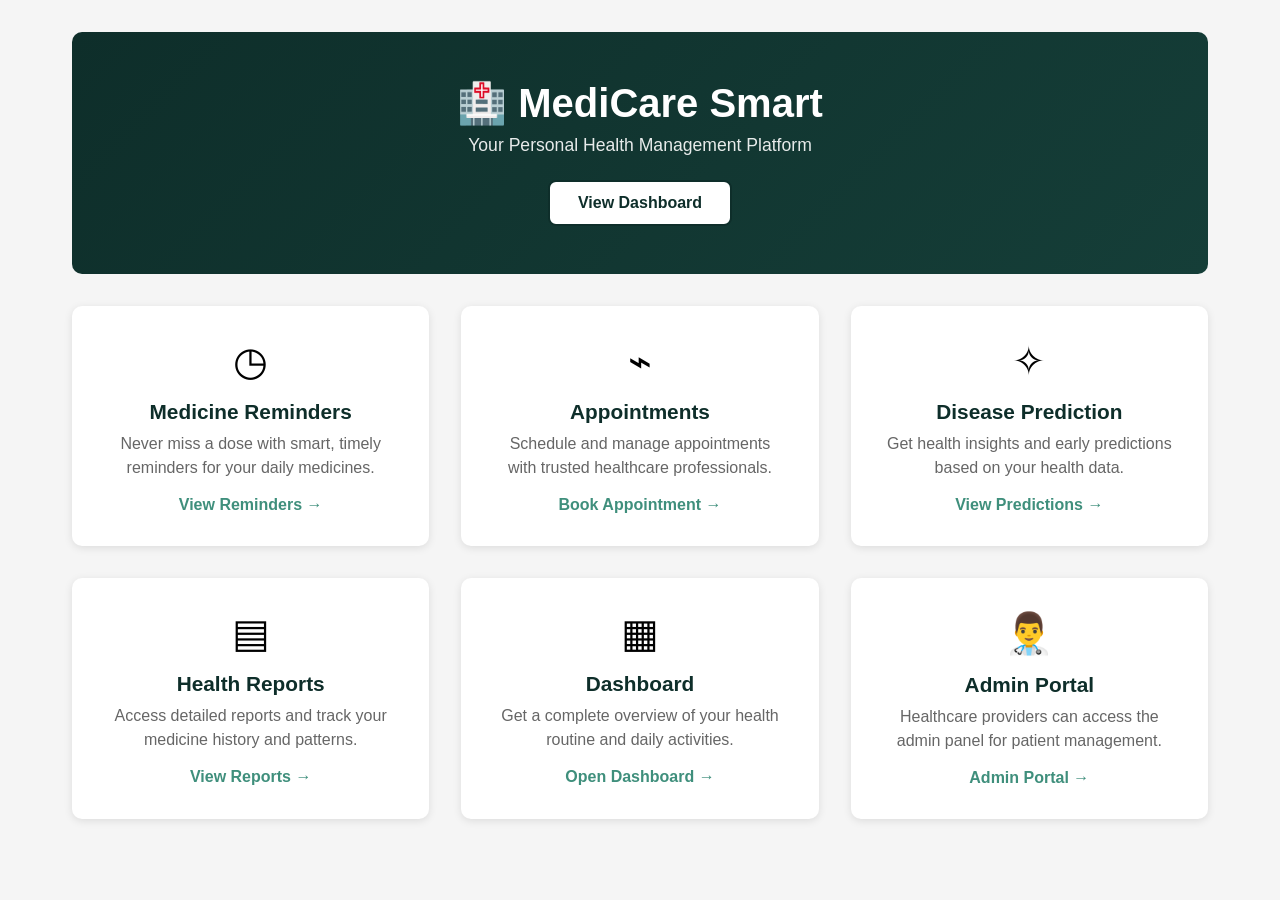
<file: index.html>
<!doctype html>
<html lang="en">

<head>
    <meta charset="utf-8">
    <meta name="viewport" content="width=device-width, initial-scale=1">
    <title>MediCare Smart - Your Health Companion</title>
    <style>
        * {
            margin: 0;
            padding: 0;
            box-sizing: border-box;
        }

        body {
            font-family: -apple-system, BlinkMacSystemFont, 'Segoe UI', sans-serif;
            background: #f5f5f5;
        }

        .container {
            max-width: 1200px;
            margin: 0 auto;
            padding: 2rem;
        }

        .header {
            background: linear-gradient(135deg, #0E2E2A 0%, #153E38 100%);
            color: white;
            padding: 3rem 2rem;
            text-align: center;
            border-radius: 10px;
            margin-bottom: 2rem;
        }

        .header h1 {
            font-size: 2.5rem;
            margin-bottom: 0.5rem;
        }

        .header p {
            font-size: 1.1rem;
            opacity: 0.9;
            margin-bottom: 1.5rem;
        }

        .cta-buttons {
            display: flex;
            gap: 1rem;
            justify-content: center;
            flex-wrap: wrap;
        }

        .btn {
            padding: 12px 28px;
            font-size: 1rem;
            border: none;
            border-radius: 8px;
            cursor: pointer;
            text-decoration: none;
            display: inline-block;
            font-weight: 600;
            transition: all 0.3s;
        }

        .btn-primary {
            background: #3F8F7C;
            color: white;
        }

        .btn-primary:hover {
            background: #2d6b62;
            transform: translateY(-2px);
        }

        .btn-secondary {
            background: white;
            color: #0E2E2A;
            border: 2px solid #0E2E2A;
        }

        .btn-secondary:hover {
            background: #f0f0f0;
        }

        .sections {
            display: grid;
            grid-template-columns: repeat(auto-fit, minmax(280px, 1fr));
            gap: 2rem;
            margin-top: 2rem;
        }

        .card {
            background: white;
            padding: 2rem;
            border-radius: 10px;
            box-shadow: 0 2px 8px rgba(0, 0, 0, 0.1);
            text-align: center;
            transition: all 0.3s;
        }

        .card:hover {
            transform: translateY(-5px);
            box-shadow: 0 4px 16px rgba(0, 0, 0, 0.15);
        }

        .card h3 {
            color: #0E2E2A;
            margin-bottom: 0.5rem;
            font-size: 1.3rem;
        }

        .card p {
            color: #666;
            margin-bottom: 1rem;
            line-height: 1.5;
        }

        .card a {
            color: #3F8F7C;
            text-decoration: none;
            font-weight: 600;
        }

        .card a:hover {
            text-decoration: underline;
        }

        .icon {
            font-size: 2.5rem;
            margin-bottom: 1rem;
        }
    </style>
</head>

<body>
    <div class="container">
        <div class="header">
            <h1>🏥 MediCare Smart</h1>
            <p>Your Personal Health Management Platform</p>
            <div class="cta-buttons">
                <a href="index.html" class="btn btn-secondary">View Dashboard</a>
            </div>
        </div>

        <div class="sections">
            <div class="card">
                <div class="icon">◷</div>
                <h3>Medicine Reminders</h3>
                <p>Never miss a dose with smart, timely reminders for your daily medicines.</p>
                <a href="medicine-reminder.html">View Reminders →</a>
            </div>

            <div class="card">
                <div class="icon">⌁</div>
                <h3>Appointments</h3>
                <p>Schedule and manage appointments with trusted healthcare professionals.</p>
                <a href="appointments.html">Book Appointment →</a>
            </div>

            <div class="card">
                <div class="icon">✧</div>
                <h3>Disease Prediction</h3>
                <p>Get health insights and early predictions based on your health data.</p>
                <a href="disease-prediction.html">View Predictions →</a>
            </div>

            <div class="card">
                <div class="icon">▤</div>
                <h3>Health Reports</h3>
                <p>Access detailed reports and track your medicine history and patterns.</p>
                <a href="medicine-reports.html">View Reports →</a>
            </div>

            <div class="card">
                <div class="icon">▦</div>
                <h3>Dashboard</h3>
                <p>Get a complete overview of your health routine and daily activities.</p>
                <a href="dashboard.html">Open Dashboard →</a>
            </div>

            <div class="card">
                <div class="icon">👨‍⚕️</div>
                <h3>Admin Portal</h3>
                <p>Healthcare providers can access the admin panel for patient management.</p>
                <a href="admin.html">Admin Portal →</a>
            </div>
        </div>
    </div>
</body>

</html>
</file>
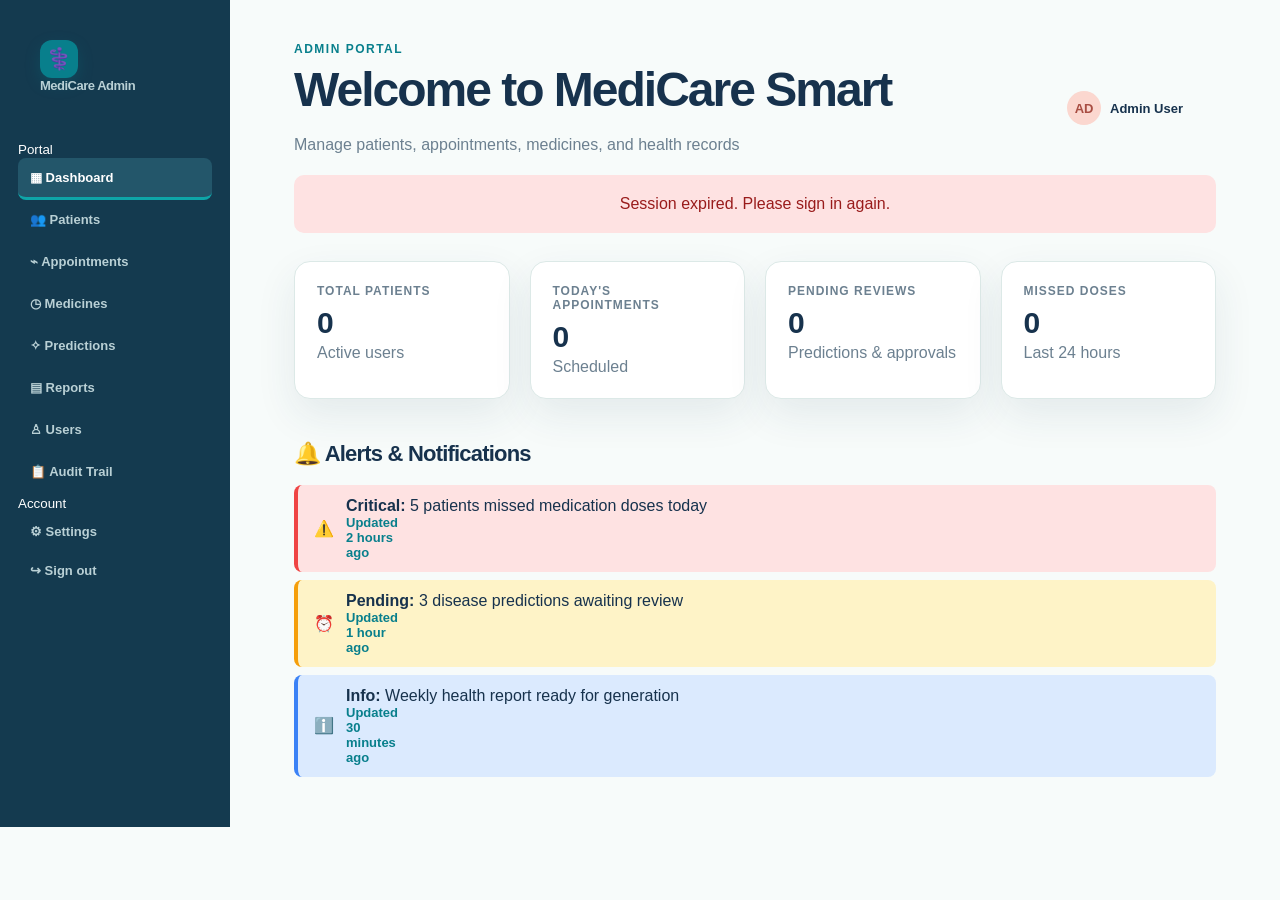
<file: admin-enhanced.html>
<!doctype html>
<html lang="en">

<head>
    <meta charset="utf-8">
    <meta name="viewport" content="width=device-width,initial-scale=1">
    <title>Admin Portal | MediCare Smart</title>
    <link rel="stylesheet" href="css/style.css">
    <style>
        [data-hidden] { display: none !important; }
        .auth-error { background: #FEE2E2; color: #991B1B; padding: 20px; border-radius: 10px; text-align: center; }
        .section-tab { border-bottom: 3px solid transparent; padding: 12px 16px; cursor: pointer; transition: all 0.3s; }
        .section-tab.active { border-bottom: 3px solid var(--accent, #0EA5A8); }
        .audit-log { max-height: 300px; overflow-y: auto; }
        .audit-entry { padding: 12px; border-bottom: 1px solid #E2E8F0; font-size: 0.9rem; }
        .audit-entry .time { color: #64748B; font-size: 0.8rem; }
        .notification { padding: 12px 16px; margin: 8px 0; border-radius: 8px; display: flex; gap: 12px; align-items: center; }
        .notification.alert { background: #FEE2E2; border-left: 4px solid #EF4444; }
        .notification.warning { background: #FEF3C7; border-left: 4px solid #F59E0B; }
        .notification.info { background: #DBEAFE; border-left: 4px solid #3B82F6; }
        .role-badge { display: inline-block; padding: 4px 12px; border-radius: 20px; font-size: 0.75rem; font-weight: 600; }
        .role-badge.provider { background: #D1FAE5; color: #065F46; }
        .role-badge.admin { background: #FED7AA; color: #92400E; }
        .role-badge.supervisor { background: #E9D5FF; color: #6B21A8; }
    </style>
</head>

<body data-page="admin">
    <div class="admin-layout">
        <!-- SIDEBAR -->
        <aside class="admin-side">
            <a class="brand" href="admin.html">
                <span class="brand-mark">⚕️</span>MediCare Admin
            </a>
            <small>Portal</small>

            <!-- Navigation Tabs -->
            <a class="section-tab active" href="#" data-section="dashboard">▦ Dashboard</a>
            <a class="section-tab" href="#" data-section="patients">👥 Patients</a>
            <a class="section-tab" href="#" data-section="appointments">⌁ Appointments</a>
            <a class="section-tab" href="#" data-section="medicines">◷ Medicines</a>
            <a class="section-tab" href="#" data-section="predictions">✧ Predictions</a>
            <a class="section-tab" href="#" data-section="reports">▤ Reports</a>
            <a class="section-tab" href="#" data-section="users">♙ Users</a>
            <a class="section-tab" href="#" data-section="audit">📋 Audit Trail</a>

            <small>Account</small>
            <a href="#">⚙ Settings</a>
            <a href="#" id="logoutBtn">↪ Sign out</a>
        </aside>

        <!-- MAIN CONTENT -->
        <main class="admin-main">
            <!-- HEADER -->
            <div class="row">
                <div>
                    <div class="eyebrow" id="userRole">Admin Portal</div>
                    <h1 class="page-title" id="userGreeting">Welcome to MediCare Smart</h1>
                    <p class="lead">Manage patients, appointments, medicines, and health records</p>
                </div>
                <span class="profile-chip">
                    <span class="avatar" id="userInitials">AD</span>
                    <span id="userName">Admin User</span>
                    <span class="role-badge" id="roleDisplay"></span>
                </span>
            </div>

            <!-- AUTHORIZATION ERROR (if needed) -->
            <div id="authError" class="auth-error" data-hidden></div>

            <!-- ============ DASHBOARD SECTION ============ -->
            <section id="dashboard" class="section">
                <!-- Dashboard Stats -->
                <div class="grid grid-4" style="margin-top:28px">
                    <div class="card">
                        <div class="kicker">Total Patients</div>
                        <div class="stat-value" id="totalPatients">0</div>
                        <span class="muted">Active users</span>
                    </div>
                    <div class="card">
                        <div class="kicker">Today's Appointments</div>
                        <div class="stat-value" id="todayAppointments">0</div>
                        <span class="muted">Scheduled</span>
                    </div>
                    <div class="card">
                        <div class="kicker">Pending Reviews</div>
                        <div class="stat-value" id="pendingReviews">0</div>
                        <span class="muted">Predictions & approvals</span>
                    </div>
                    <div class="card">
                        <div class="kicker">Missed Doses</div>
                        <div class="stat-value" id="missedDoses">0</div>
                        <span class="muted">Last 24 hours</span>
                    </div>
                </div>

                <!-- Alerts & Notifications -->
                <div style="margin-top: 2rem;">
                    <div class="section-head">
                        <h2>🔔 Alerts & Notifications</h2>
                    </div>
                    <div id="notificationsContainer">
                        <div class="notification alert">
                            <span>⚠️</span>
                            <div>
                                <strong>Critical:</strong> 5 patients missed medication doses today
                                <div class="time">Updated 2 hours ago</div>
                            </div>
                        </div>
                        <div class="notification warning">
                            <span>⏰</span>
                            <div>
                                <strong>Pending:</strong> 3 disease predictions awaiting review
                                <div class="time">Updated 1 hour ago</div>
                            </div>
                        </div>
                        <div class="notification info">
                            <span>ℹ️</span>
                            <div>
                                <strong>Info:</strong> Weekly health report ready for generation
                                <div class="time">Updated 30 minutes ago</div>
                            </div>
                        </div>
                    </div>
                </div>
            </section>

            <!-- ============ PATIENTS SECTION ============ -->
            <section id="patients" class="section" data-hidden>
                <div class="section-head">
                    <h2>👥 Patient Management</h2>
                    <button class="btn small" id="addPatientBtn">+ Add Patient</button>
                </div>

                <div class="toolbar">
                    <input class="search" id="patientSearch" placeholder="Search by name, email, or ID">
                    <select class="search" id="patientFilter">
                        <option value="">All Patients</option>
                        <option value="active">Active</option>
                        <option value="inactive">Inactive</option>
                        <option value="high-risk">High Risk</option>
                    </select>
                </div>

                <div class="card table-wrap">
                    <table class="data-table">
                        <thead>
                            <tr>
                                <th>Patient Name</th>
                                <th>Email</th>
                                <th>Status</th>
                                <th>Last Checkup</th>
                                <th>Risk Level</th>
                                <th>Action</th>
                            </tr>
                        </thead>
                        <tbody id="patientsList">
                            <tr>
                                <td><strong>Aarav Mehta</strong></td>
                                <td>aarav@email.com</td>
                                <td><span class="badge">Active</span></td>
                                <td>2 days ago</td>
                                <td><span class="badge" style="background: #D1FAE5; color: #065F46;">Low</span></td>
                                <td><button class="btn small">View</button></td>
                            </tr>
                            <tr>
                                <td><strong>Priya Singh</strong></td>
                                <td>priya@email.com</td>
                                <td><span class="badge">Active</span></td>
                                <td>5 days ago</td>
                                <td><span class="badge" style="background: #FED7AA; color: #92400E;">Medium</span></td>
                                <td><button class="btn small">View</button></td>
                            </tr>
                            <tr>
                                <td><strong>Rajesh Kumar</strong></td>
                                <td>rajesh@email.com</td>
                                <td><span class="badge" style="background: #FEE2E2;">Inactive</span></td>
                                <td>3 weeks ago</td>
                                <td><span class="badge" style="background: #FEE2E2; color: #991B1B;">High</span></td>
                                <td><button class="btn small">Reactivate</button></td>
                            </tr>
                        </tbody>
                    </table>
                </div>
            </section>

            <!-- ============ APPOINTMENTS SECTION ============ -->
            <section id="appointments" class="section" data-hidden>
                <div class="section-head">
                    <h2>⌁ Appointment Management</h2>
                    <button class="btn small">+ Schedule Appointment</button>
                </div>

                <div class="toolbar">
                    <input class="search" placeholder="Search appointments">
                    <select class="search">
                        <option value="">All Status</option>
                        <option value="pending">Pending</option>
                        <option value="confirmed">Confirmed</option>
                        <option value="completed">Completed</option>
                        <option value="cancelled">Cancelled</option>
                    </select>
                </div>

                <div class="card table-wrap">
                    <table class="data-table">
                        <thead>
                            <tr>
                                <th>Patient</th>
                                <th>Doctor</th>
                                <th>Date & Time</th>
                                <th>Status</th>
                                <th>Actions</th>
                            </tr>
                        </thead>
                        <tbody>
                            <tr>
                                <td><strong>Aarav Mehta</strong></td>
                                <td>Dr. Aswini (Dentist)</td>
                                <td>Aug 31, 2026 | 10:30 AM</td>
                                <td><span class="badge" style="background: #DBEAFE; color: #1E40AF;">Confirmed</span></td>
                                <td><button class="btn small">Reschedule</button> <button class="btn small">Cancel</button></td>
                            </tr>
                            <tr>
                                <td><strong>Priya Singh</strong></td>
                                <td>Dr. Ranjani (Cardiologist)</td>
                                <td>Sep 02, 2026 | 2:00 PM</td>
                                <td><span class="badge" style="background: #FEF3C7; color: #92400E;">Pending</span></td>
                                <td><button class="btn small">Approve</button> <button class="btn small">Reschedule</button></td>
                            </tr>
                        </tbody>
                    </table>
                </div>
            </section>

            <!-- ============ MEDICINES SECTION ============ -->
            <section id="medicines" class="section" data-hidden>
                <div class="section-head">
                    <h2>◷ Medicine Reminders Oversight</h2>
                </div>

                <div class="toolbar">
                    <input class="search" placeholder="Search patient or medicine">
                    <select class="search">
                        <option value="">All Status</option>
                        <option value="active">Active</option>
                        <option value="paused">Paused</option>
                        <option value="completed">Completed</option>
                    </select>
                </div>

                <div class="card table-wrap">
                    <table class="data-table">
                        <thead>
                            <tr>
                                <th>Patient</th>
                                <th>Medicine</th>
                                <th>Dosage</th>
                                <th>Frequency</th>
                                <th>Compliance</th>
                                <th>Actions</th>
                            </tr>
                        </thead>
                        <tbody>
                            <tr>
                                <td><strong>Aarav Mehta</strong></td>
                                <td>Aspirin</td>
                                <td>500mg</td>
                                <td>2x Daily</td>
                                <td><span class="badge" style="background: #D1FAE5; color: #065F46;">85% Compliant</span></td>
                                <td><button class="btn small">Edit</button> <button class="btn small">Adjust</button></td>
                            </tr>
                            <tr>
                                <td><strong>Priya Singh</strong></td>
                                <td>Metformin</td>
                                <td>1000mg</td>
                                <td>3x Daily</td>
                                <td><span class="badge" style="background: #FED7AA; color: #92400E;">60% Compliant</span></td>
                                <td><button class="btn small">Edit</button> <button class="btn small">Adjust</button></td>
                            </tr>
                        </tbody>
                    </table>
                </div>
            </section>

            <!-- ============ DISEASE PREDICTIONS SECTION ============ -->
            <section id="predictions" class="section" data-hidden>
                <div class="section-head">
                    <h2>✧ Disease Prediction Review</h2>
                </div>

                <div class="toolbar">
                    <input class="search" placeholder="Search predictions">
                    <select class="search">
                        <option value="">All Risk Levels</option>
                        <option value="critical">Critical</option>
                        <option value="high">High</option>
                        <option value="medium">Medium</option>
                        <option value="low">Low</option>
                    </select>
                </div>

                <div class="card table-wrap">
                    <table class="data-table">
                        <thead>
                            <tr>
                                <th>Patient</th>
                                <th>Condition</th>
                                <th>Risk Level</th>
                                <th>Confidence</th>
                                <th>Date</th>
                                <th>Actions</th>
                            </tr>
                        </thead>
                        <tbody>
                            <tr>
                                <td><strong>Rajesh Kumar</strong></td>
                                <td>Pre-Diabetes Risk</td>
                                <td><span class="badge" style="background: #FED7AA; color: #92400E;">High</span></td>
                                <td>78%</td>
                                <td>Aug 28, 2026</td>
                                <td><button class="btn small">Review</button> <button class="btn small">Approve</button></td>
                            </tr>
                            <tr>
                                <td><strong>Priya Singh</strong></td>
                                <td>Hypertension Risk</td>
                                <td><span class="badge" style="background: #DBEAFE; color: #1E40AF;">Medium</span></td>
                                <td>65%</td>
                                <td>Aug 29, 2026</td>
                                <td><button class="btn small">Review</button> <button class="btn small">Approve</button></td>
                            </tr>
                        </tbody>
                    </table>
                </div>
            </section>

            <!-- ============ REPORTS SECTION ============ -->
            <section id="reports" class="section" data-hidden>
                <div class="section-head">
                    <h2>▤ Reports & Analytics</h2>
                    <button class="btn small">+ Generate Report</button>
                </div>

                <div class="grid grid-2" style="margin-top: 1.5rem;">
                    <div class="card">
                        <h3>Report Templates</h3>
                        <div style="margin-top: 1rem;">
                            <div style="padding: 12px; border: 1px solid #E2E8F0; border-radius: 8px; margin-bottom: 8px; cursor: pointer;">
                                <strong>Patient Health Summary</strong>
                                <p class="muted" style="font-size: 0.9rem; margin-top: 4px;">Comprehensive overview of patient health</p>
                            </div>
                            <div style="padding: 12px; border: 1px solid #E2E8F0; border-radius: 8px; margin-bottom: 8px; cursor: pointer;">
                                <strong>Medicine Compliance Report</strong>
                                <p class="muted" style="font-size: 0.9rem; margin-top: 4px;">Track adherence rates across all patients</p>
                            </div>
                            <div style="padding: 12px; border: 1px solid #E2E8F0; border-radius: 8px; cursor: pointer;">
                                <strong>Clinic Analytics</strong>
                                <p class="muted" style="font-size: 0.9rem; margin-top: 4px;">Overall clinic performance metrics</p>
                            </div>
                        </div>
                    </div>

                    <div class="card">
                        <h3>Recent Reports</h3>
                        <div style="margin-top: 1rem;">
                            <div style="padding: 12px; background: #F8FAFC; border-radius: 8px; margin-bottom: 8px;">
                                <strong>Weekly Health Summary</strong>
                                <div class="muted" style="font-size: 0.9rem; margin-top: 4px;">Generated 2 days ago</div>
                                <button class="btn small" style="margin-top: 8px;">Download PDF</button>
                            </div>
                            <div style="padding: 12px; background: #F8FAFC; border-radius: 8px; margin-bottom: 8px;">
                                <strong>Monthly Compliance Report</strong>
                                <div class="muted" style="font-size: 0.9rem; margin-top: 4px;">Generated 1 week ago</div>
                                <button class="btn small" style="margin-top: 8px;">Download PDF</button>
                            </div>
                        </div>
                    </div>
                </div>
            </section>

            <!-- ============ USER MANAGEMENT SECTION ============ -->
            <section id="users" class="section" data-hidden>
                <div class="section-head">
                    <h2>♙ User & Account Management</h2>
                    <button class="btn small">+ Add User</button>
                </div>

                <div class="toolbar">
                    <input class="search" placeholder="Search users">
                    <select class="search">
                        <option value="">All Users</option>
                        <option value="provider">Providers</option>
                        <option value="admin">Admins</option>
                        <option value="active">Active</option>
                        <option value="inactive">Inactive</option>
                    </select>
                </div>

                <div class="card table-wrap">
                    <table class="data-table">
                        <thead>
                            <tr>
                                <th>Name</th>
                                <th>Email</th>
                                <th>Role</th>
                                <th>Status</th>
                                <th>Actions</th>
                            </tr>
                        </thead>
                        <tbody>
                            <tr>
                                <td><strong>Dr. Aswini</strong></td>
                                <td>dr.aswini@clinic.com</td>
                                <td><span class="role-badge provider">Provider</span></td>
                                <td><span class="badge">Active</span></td>
                                <td><button class="btn small">Edit</button> <button class="btn small">Deactivate</button></td>
                            </tr>
                            <tr>
                                <td><strong>Admin User</strong></td>
                                <td>admin@clinic.com</td>
                                <td><span class="role-badge admin">Admin</span></td>
                                <td><span class="badge">Active</span></td>
                                <td><button class="btn small">Edit</button> <button class="btn small">Manage Access</button></td>
                            </tr>
                            <tr>
                                <td><strong>Clinic Supervisor</strong></td>
                                <td>supervisor@clinic.com</td>
                                <td><span class="role-badge supervisor">Supervisor</span></td>
                                <td><span class="badge">Active</span></td>
                                <td><button class="btn small">Edit</button> <button class="btn small">Reset Password</button></td>
                            </tr>
                        </tbody>
                    </table>
                </div>
            </section>

            <!-- ============ AUDIT TRAIL SECTION ============ -->
            <section id="audit" class="section" data-hidden>
                <div class="section-head">
                    <h2>📋 Audit Trail & Activity Log</h2>
                </div>

                <div class="toolbar">
                    <input class="search" placeholder="Search activity">
                    <select class="search">
                        <option value="">All Actions</option>
                        <option value="login">Login</option>
                        <option value="patient_view">Patient View</option>
                        <option value="data_edit">Data Edit</option>
                        <option value="export">Export</option>
                    </select>
                </div>

                <div class="card audit-log">
                    <div class="audit-entry">
                        <strong>Dr. Aswini</strong> viewed patient record: Aarav Mehta
                        <div class="time">Today at 10:45 AM</div>
                    </div>
                    <div class="audit-entry">
                        <strong>Admin User</strong> updated appointment: Priya Singh
                        <div class="time">Today at 09:30 AM</div>
                    </div>
                    <div class="audit-entry">
                        <strong>Clinic Supervisor</strong> approved prediction: Rajesh Kumar - Pre-Diabetes
                        <div class="time">Today at 08:15 AM</div>
                    </div>
                    <div class="audit-entry">
                        <strong>Dr. Ranjani</strong> logged in
                        <div class="time">Yesterday at 3:20 PM</div>
                    </div>
                    <div class="audit-entry">
                        <strong>Admin User</strong> generated report: Weekly Health Summary
                        <div class="time">Yesterday at 1:00 PM</div>
                    </div>
                    <div class="audit-entry">
                        <strong>Dr. Aswini</strong> updated medicine dosage: Aarav Mehta - Aspirin
                        <div class="time">Yesterday at 11:45 AM</div>
                    </div>
                </div>
            </section>
        </main>
    </div>

    <script>
        // ============ AUTHORIZATION & SESSION MANAGEMENT ============
        function checkAuthorization() {
            const adminUser = JSON.parse(sessionStorage.getItem('adminUser') || 'null');
            const userPermissions = JSON.parse(sessionStorage.getItem('userPermissions') || '[]');

            if (!adminUser) {
                // No session found - redirect to login
                showAuthError('Session expired. Please sign in again.');
                setTimeout(() => {
                    window.location.href = 'admin-login.html';
                }, 2000);
                return false;
            }

            if (!userPermissions.length) {
                showAuthError('Invalid permissions. Please sign in again.');
                setTimeout(() => {
                    window.location.href = 'admin-login.html';
                }, 2000);
                return false;
            }

            return { adminUser, userPermissions };
        }

        function showAuthError(message) {
            const errorEl = document.getElementById('authError');
            errorEl.textContent = message;
            errorEl.removeAttribute('data-hidden');
        }

        // ============ INITIALIZE USER PROFILE ============
        function initializeUserProfile() {
            const auth = checkAuthorization();
            if (!auth) return;

            const { adminUser, userPermissions } = auth;
            const email = adminUser.email;
            const role = adminUser.role;
            const initials = email.substring(0, 2).toUpperCase();

            // Update UI with user info
            document.getElementById('userGreeting').textContent = `Welcome, ${email.split('@')[0]}!`;
            document.getElementById('userName').textContent = email;
            document.getElementById('userInitials').textContent = initials;
            document.getElementById('userRole').textContent = `${role.charAt(0).toUpperCase() + role.slice(1)} Portal`;

            // Display role badge
            const roleDisplay = document.getElementById('roleDisplay');
            roleDisplay.textContent = role.toUpperCase();
            roleDisplay.className = `role-badge ${role}`;

            // Control section visibility based on permissions
            controlSectionAccess(role, userPermissions);
        }

        // ============ ROLE-BASED ACCESS CONTROL ============
        function controlSectionAccess(role, permissions) {
            const sections = {
                dashboard: ['provider', 'admin', 'supervisor'],
                patients: ['admin', 'supervisor'],
                appointments: ['admin', 'supervisor'],
                medicines: ['admin', 'supervisor', 'provider'],
                predictions: ['admin', 'supervisor', 'provider'],
                reports: ['admin', 'supervisor'],
                users: ['admin'],
                audit: ['admin', 'supervisor']
            };

            // Hide all sections that this role can't access
            Object.entries(sections).forEach(([section, allowedRoles]) => {
                const sectionEl = document.getElementById(section);
                if (!allowedRoles.includes(role)) {
                    sectionEl.setAttribute('data-hidden', '');
                    document.querySelector(`[data-section="${section}"]`).setAttribute('data-hidden', '');
                }
            });
        }

        // ============ SECTION NAVIGATION ============
        document.querySelectorAll('[data-section]').forEach(tab => {
            tab.addEventListener('click', (e) => {
                e.preventDefault();

                // Check if section is accessible
                if (tab.hasAttribute('data-hidden')) {
                    alert('You do not have permission to access this section.');
                    return;
                }

                const sectionName = tab.dataset.section;

                // Hide all sections
                document.querySelectorAll('.section').forEach(section => {
                    section.setAttribute('data-hidden', '');
                });

                // Show selected section
                const selectedSection = document.getElementById(sectionName);
                if (selectedSection) {
                    selectedSection.removeAttribute('data-hidden');
                }

                // Update active tab
                document.querySelectorAll('[data-section]').forEach(t => t.classList.remove('active'));
                tab.classList.add('active');
            });
        });

        // ============ LOGOUT ============
        document.getElementById('logoutBtn').addEventListener('click', (e) => {
            e.preventDefault();
            // Clear session data
            sessionStorage.removeItem('adminUser');
            sessionStorage.removeItem('userPermissions');
            // Redirect to login
            window.location.href = 'admin-login.html';
        });

        // ============ INITIALIZE ON PAGE LOAD ============
        document.addEventListener('DOMContentLoaded', initializeUserProfile);
    </script>
</body>

</html>
</file>
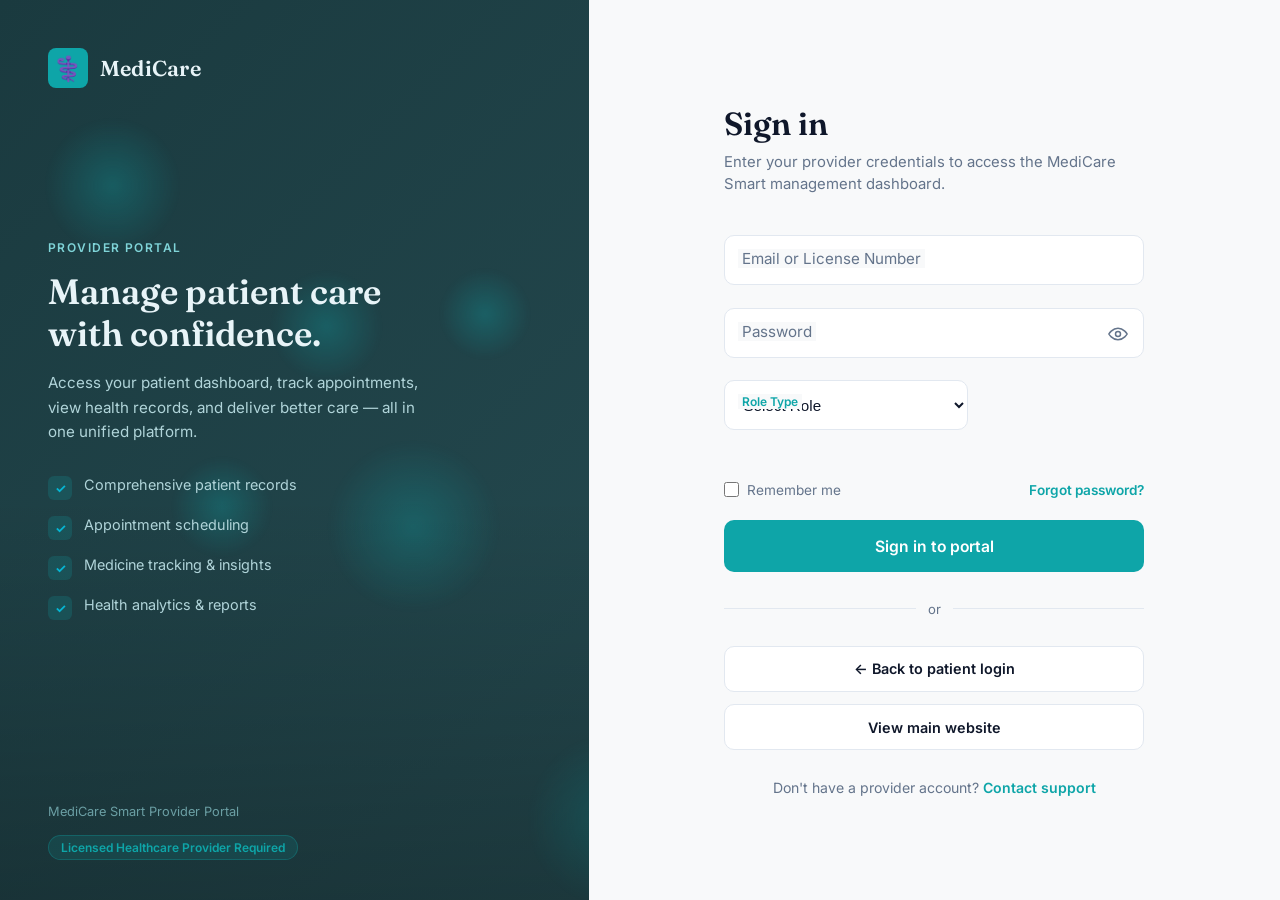
<file: admin-login.html>
<!DOCTYPE html>
<html lang="en">

<head>
    <meta charset="UTF-8">
    <meta name="viewport" content="width=device-width, initial-scale=1.0">
    <title>Provider Sign In — MediCare Smart</title>
    <style>
        @import url('https://fonts.googleapis.com/css2?family=Fraunces:opsz,wght@9..144,400;9..144,500;9..144,600&family=Inter:wght@400;500;600&display=swap');

        :root {
            --bg: #F8F9FA;
            --panel: #1A3A3F;
            --panel-2: #254A50;
            --accent: #0EA5A8;
            --accent-light: #06B6D4;
            --ink: #0F172A;
            --muted: #64748B;
            --line: #E2E8F0;
        }

        * {
            box-sizing: border-box;
            margin: 0;
            padding: 0;
        }

        html,
        body {
            height: 100%;
        }

        body {
            font-family: 'Inter', sans-serif;
            background: var(--bg);
            color: var(--ink);
            display: flex;
            min-height: 100vh;
            overflow-x: hidden;
        }

        @media (prefers-reduced-motion: reduce) {
            * {
                animation-duration: 0.001s !important;
                animation-iteration-count: 1 !important;
                transition-duration: 0.001s !important;
            }
        }

        .wrap {
            display: flex;
            width: 100%;
            min-height: 100vh;
        }

        /* ---------- LEFT PANEL ---------- */
        .side {
            position: relative;
            flex: 1 1 46%;
            background: linear-gradient(135deg, var(--panel) 0%, var(--panel-2) 100%);
            color: #E8F4F8;
            display: flex;
            flex-direction: column;
            justify-content: space-between;
            padding: 3rem 3rem 2.5rem;
            overflow: hidden;
            min-height: 100vh;
        }

        .side::after {
            content: "";
            position: absolute;
            inset: 0;
            background: linear-gradient(180deg, transparent 55%, rgba(0, 0, 0, 0.25) 100%);
            pointer-events: none;
        }

        .brand {
            display: flex;
            align-items: center;
            gap: 12px;
            font-family: 'Fraunces', serif;
            font-weight: 600;
            font-size: 1.35rem;
            letter-spacing: 0.01em;
            z-index: 2;
            margin-bottom: 1rem;
        }

        .brand-mark {
            width: 40px;
            height: 40px;
            border-radius: 8px;
            background: var(--accent);
            display: flex;
            align-items: center;
            justify-content: center;
            flex-shrink: 0;
            font-weight: 700;
            color: white;
            font-size: 1.5rem;
        }

        .side-content {
            z-index: 2;
            flex: 1;
            display: flex;
            flex-direction: column;
            justify-content: center;
        }

        .side-copy {
            max-width: 380px;
            margin-bottom: 2rem;
        }

        .side-copy .eyebrow {
            font-size: 0.75rem;
            letter-spacing: 0.12em;
            text-transform: uppercase;
            color: #7FD4D8;
            margin-bottom: 1rem;
            font-weight: 600;
        }

        .side-copy h1 {
            font-family: 'Fraunces', serif;
            font-weight: 600;
            font-size: 2.2rem;
            line-height: 1.2;
            margin-bottom: 1rem;
        }

        .side-copy p {
            color: #B0D4D9;
            font-size: 0.95rem;
            line-height: 1.6;
        }

        .features {
            display: flex;
            flex-direction: column;
            gap: 1rem;
            margin-top: 2rem;
        }

        .feature {
            display: flex;
            gap: 12px;
            align-items: flex-start;
        }

        .feature-icon {
            width: 24px;
            height: 24px;
            min-width: 24px;
            border-radius: 6px;
            background: rgba(14, 165, 168, 0.2);
            display: flex;
            align-items: center;
            justify-content: center;
            color: var(--accent-light);
            font-weight: 700;
            font-size: 0.8rem;
        }

        .feature-text {
            font-size: 0.9rem;
            color: #B0D4D9;
        }

        .side-foot {
            z-index: 2;
            font-size: 0.8rem;
            color: #6B9FA4;
            margin-top: 1rem;
        }

        .particle {
            position: absolute;
            border-radius: 50%;
            background: radial-gradient(circle, rgba(14, 165, 168, 0.3), transparent 70%);
            filter: blur(2px);
            pointer-events: none;
            animation: float 15s ease-in-out infinite;
        }

        @keyframes float {
            0%,
            100% {
                transform: translateY(0) translateX(0);
            }

            50% {
                transform: translateY(-40px) translateX(20px);
            }
        }

        /* ---------- RIGHT PANEL / FORM ---------- */
        .main {
            flex: 1 1 54%;
            display: flex;
            align-items: center;
            justify-content: center;
            padding: 2.5rem;
        }

        .card {
            width: 100%;
            max-width: 420px;
        }

        .card-head {
            margin-bottom: 2.5rem;
            opacity: 0;
            animation: rise 0.6s ease forwards;
            animation-delay: 0.05s;
        }

        .card-head h2 {
            font-family: 'Fraunces', serif;
            font-weight: 600;
            font-size: 2rem;
            margin-bottom: 0.5rem;
        }

        .card-head p {
            color: var(--muted);
            font-size: 0.93rem;
            line-height: 1.5;
        }

        .card-head p a {
            color: var(--accent);
            text-decoration: none;
            font-weight: 600;
        }

        .card-head p a:hover {
            text-decoration: underline;
        }

        @keyframes rise {
            from {
                opacity: 0;
                transform: translateY(14px);
            }

            to {
                opacity: 1;
                transform: translateY(0);
            }
        }

        form {
            display: flex;
            flex-direction: column;
            gap: 1.4rem;
        }

        .field {
            position: relative;
            opacity: 0;
            animation: rise 0.6s ease forwards;
        }

        .field:nth-of-type(1) {
            animation-delay: 0.15s;
        }

        .field:nth-of-type(2) {
            animation-delay: 0.25s;
        }

        .field label {
            position: absolute;
            left: 14px;
            top: 14px;
            font-size: 0.95rem;
            color: var(--muted);
            pointer-events: none;
            transform-origin: left top;
            transition: transform 0.18s ease, color 0.18s ease, top 0.18s ease;
            background: var(--bg);
            padding: 0 4px;
        }

        .field input {
            width: 100%;
            height: 50px;
            padding: 0 14px;
            border-radius: 10px;
            border: 1.5px solid var(--line);
            background: #fff;
            font-family: 'Inter', sans-serif;
            font-size: 0.95rem;
            color: var(--ink);
            outline: none;
            transition: border-color 0.2s ease, box-shadow 0.2s ease;
        }

        .field input:focus {
            border-color: var(--accent);
            box-shadow: 0 0 0 4px rgba(14, 165, 168, 0.12);
        }

        .field input:focus+label,
        .field input:not(:placeholder-shown)+label {
            top: -9px;
            font-size: 0.75rem;
            color: var(--accent);
            font-weight: 600;
        }

        .toggle-pass {
            position: absolute;
            right: 14px;
            top: 14px;
            background: none;
            border: none;
            cursor: pointer;
            color: var(--muted);
            padding: 2px;
            display: flex;
            z-index: 10;
        }

        .toggle-pass:hover {
            color: var(--ink);
        }

        .toggle-pass svg {
            width: 20px;
            height: 20px;
        }

        .row {
            display: flex;
            align-items: center;
            justify-content: space-between;
            font-size: 0.85rem;
            opacity: 0;
            animation: rise 0.6s ease forwards;
            animation-delay: 0.33s;
        }

        .remember {
            display: flex;
            align-items: center;
            gap: 8px;
            color: var(--muted);
        }

        .remember input {
            accent-color: var(--accent);
            width: 15px;
            height: 15px;
            cursor: pointer;
        }

        .row a {
            color: var(--accent);
            text-decoration: none;
            font-weight: 600;
        }

        .row a:hover {
            text-decoration: underline;
        }

        .submit {
            position: relative;
            height: 52px;
            border: none;
            border-radius: 10px;
            background: var(--accent);
            color: #fff;
            font-family: 'Inter', sans-serif;
            font-size: 0.98rem;
            font-weight: 600;
            cursor: pointer;
            overflow: hidden;
            opacity: 0;
            animation: rise 0.6s ease forwards;
            animation-delay: 0.4s;
            transition: transform 0.15s ease, background 0.2s ease;
        }

        .submit:hover {
            background: #0d8f92;
        }

        .submit:active {
            transform: scale(0.98);
        }

        .submit .beat {
            position: absolute;
            inset: 0;
            background: var(--accent-light);
            transform: scaleX(0);
            transform-origin: left;
            opacity: 0.3;
            transition: transform 0.4s ease;
        }

        .submit:hover .beat {
            transform: scaleX(1);
        }

        .submit span {
            position: relative;
            z-index: 2;
            display: flex;
            align-items: center;
            justify-content: center;
            gap: 8px;
        }

        .submit.loading span {
            visibility: hidden;
        }

        .spinner {
            position: absolute;
            inset: 0;
            display: none;
            align-items: center;
            justify-content: center;
        }

        .submit.loading .spinner {
            display: flex;
        }

        .spinner i {
            width: 18px;
            height: 18px;
            border: 2.5px solid rgba(255, 255, 255, 0.35);
            border-top-color: #fff;
            border-radius: 50%;
            animation: spin 0.7s linear infinite;
        }

        @keyframes spin {
            to {
                transform: rotate(360deg);
            }
        }

        .divider {
            display: flex;
            align-items: center;
            gap: 12px;
            color: var(--muted);
            font-size: 0.82rem;
            margin: 0.4rem 0;
            opacity: 0;
            animation: rise 0.6s ease forwards;
            animation-delay: 0.46s;
        }

        .divider::before,
        .divider::after {
            content: "";
            flex: 1;
            height: 1px;
            background: var(--line);
        }

        .links-group {
            display: flex;
            flex-direction: column;
            gap: 0.8rem;
            opacity: 0;
            animation: rise 0.6s ease forwards;
            animation-delay: 0.52s;
        }

        .links-group a {
            display: inline-flex;
            align-items: center;
            justify-content: center;
            gap: 8px;
            height: 46px;
            padding: 0 16px;
            border-radius: 10px;
            border: 1.5px solid var(--line);
            background: #fff;
            font-size: 0.9rem;
            font-weight: 600;
            color: var(--ink);
            cursor: pointer;
            text-decoration: none;
            transition: all 0.2s ease;
        }

        .links-group a:hover {
            border-color: var(--accent);
            background: #f0f9fa;
            color: var(--accent);
        }

        .signup-line {
            text-align: center;
            font-size: 0.88rem;
            color: var(--muted);
            margin-top: 1.8rem;
            opacity: 0;
            animation: rise 0.6s ease forwards;
            animation-delay: 0.58s;
        }

        .signup-line a {
            color: var(--accent);
            font-weight: 600;
            text-decoration: none;
        }

        .signup-line a:hover {
            text-decoration: underline;
        }

        .error-msg {
            font-size: 0.8rem;
            color: #EF4444;
            margin-top: -6px;
            min-height: 1em;
        }

        .license-badge {
            display: inline-block;
            padding: 4px 12px;
            background: rgba(14, 165, 168, 0.15);
            border: 1px solid rgba(14, 165, 168, 0.3);
            border-radius: 20px;
            font-size: 0.75rem;
            color: var(--accent);
            font-weight: 600;
            margin-top: 1rem;
        }

        /* ---------- Responsive ---------- */
        @media (max-width: 860px) {
            .wrap {
                flex-direction: column;
            }

            .side {
                min-height: auto;
                padding: 2rem 1.6rem 1.6rem;
                flex: none;
            }

            .side-copy h1 {
                font-size: 1.6rem;
            }

            .features {
                gap: 0.8rem;
                margin-top: 1.5rem;
            }

            .main {
                padding: 2rem 1.6rem 3rem;
            }

            .card {
                max-width: 100%;
            }
        }
    </style>
</head>

<body>

    <div class="wrap">

        <!-- LEFT: brand / info panel -->
        <div class="side" id="side">
            <div class="brand">
                <span class="brand-mark">⚕️</span>
                MediCare
            </div>

            <div class="side-content">
                <div class="side-copy">
                    <div class="eyebrow">Provider Portal</div>
                    <h1>Manage patient care with confidence.</h1>
                    <p>Access your patient dashboard, track appointments, view health records, and deliver better care — all in one unified platform.</p>

                    <div class="features">
                        <div class="feature">
                            <div class="feature-icon">✓</div>
                            <div class="feature-text">Comprehensive patient records</div>
                        </div>
                        <div class="feature">
                            <div class="feature-icon">✓</div>
                            <div class="feature-text">Appointment scheduling</div>
                        </div>
                        <div class="feature">
                            <div class="feature-icon">✓</div>
                            <div class="feature-text">Medicine tracking & insights</div>
                        </div>
                        <div class="feature">
                            <div class="feature-icon">✓</div>
                            <div class="feature-text">Health analytics & reports</div>
                        </div>
                    </div>
                </div>
            </div>

            <div class="side-foot">
                <div>MediCare Smart Provider Portal</div>
                <div class="license-badge">Licensed Healthcare Provider Required</div>
            </div>
        </div>

        <!-- RIGHT: login form -->
        <div class="main">
            <div class="card">
                <div class="card-head">
                    <h2>Sign in</h2>
                    <p>Enter your provider credentials to access the MediCare Smart management dashboard.</p>
                </div>

                <form id="adminLoginForm" novalidate>
                    <div class="field">
                        <input type="email" id="email" placeholder=" " autocomplete="email" required>
                        <label for="email">Email or License Number</label>
                    </div>

                    <div class="field">
                        <input type="password" id="password" placeholder=" " autocomplete="current-password" required>
                        <label for="password">Password</label>
                        <button type="button" class="toggle-pass" id="togglePass" aria-label="Show password">
                            <svg viewBox="0 0 24 24" fill="none" stroke="currentColor" stroke-width="1.8">
                                <path d="M1 12s4-7 11-7 11 7 11 7-4 7-11 7-11-7-11-7z" />
                                <circle cx="12" cy="12" r="3" />
                            </svg>
                        </button>
                    </div>

                    <div class="field">
                        <select id="role" required style="height: 50px; padding: 0 14px; border-radius: 10px; border: 1.5px solid var(--line); background: #fff; font-size: 0.95rem; color: var(--ink); cursor: pointer;">
                            <option value="">Select Role</option>
                            <option value="provider">Healthcare Provider (Doctor)</option>
                            <option value="admin">Clinic Administrator</option>
                            <option value="supervisor">Clinic Supervisor</option>
                        </select>
                        <label for="role" style="position: absolute; left: 14px; top: 14px; font-size: 0.75rem; color: var(--accent); font-weight: 600; background: var(--bg); padding: 0 4px;">Role Type</label>
                    </div>

                    <div class="error-msg" id="errorMsg"></div>

                    <div class="row">
                        <label class="remember"><input type="checkbox"> Remember me</label>
                        <a href="index.html">Forgot password?</a>
                    </div>

                    <button type="submit" class="submit" id="submitBtn">
                        <span>Sign in to portal</span>
                        <div class="spinner"><i></i></div>
                    </button>

                    <div class="divider">or</div>

                    <div class="links-group">
                        <a href="login.html">← Back to patient login</a>
                        <a href="index.html">View main website</a>
                    </div>
                </form>

                <div class="signup-line">Don't have a provider account? <a href="index.html">Contact support</a></div>
            </div>
        </div>

    </div>

    <script>
        // Floating particles on left panel
        const side = document.getElementById('side');
        for (let i = 0; i < 6; i++) {
            const p = document.createElement('div');
            p.className = 'particle';
            const size = 80 + Math.random() * 120;
            p.style.width = size + 'px';
            p.style.height = size + 'px';
            p.style.left = Math.random() * 100 + '%';
            p.style.top = Math.random() * 100 + '%';
            p.style.animationDelay = (Math.random() * 8) + 's';
            p.style.animationDuration = (12 + Math.random() * 10) + 's';
            side.appendChild(p);
        }

        // Password visibility toggle
        const pass = document.getElementById('password');
        const toggle = document.getElementById('togglePass');
        toggle.addEventListener('click', () => {
            const show = pass.type === 'password';
            pass.type = show ? 'text' : 'password';
            toggle.setAttribute('aria-label', show ? 'Hide password' : 'Show password');
        });

        // Form submit with validation + loading state
        const form = document.getElementById('adminLoginForm');
        const email = document.getElementById('email');
        const password = document.getElementById('password');
        const role = document.getElementById('role');
        const errorMsg = document.getElementById('errorMsg');
        const submitBtn = document.getElementById('submitBtn');

        form.addEventListener('submit', (e) => {
            e.preventDefault();
            errorMsg.textContent = '';

            // Validation
            const emailValid = /^[^\s@]+@[^\s@]+\.[^\s@]+$/.test(email.value.trim());
            if (!emailValid) {
                errorMsg.textContent = 'Enter a valid email address or license number.';
                email.focus();
                return;
            }
            if (password.value.length < 6) {
                errorMsg.textContent = 'Password must be at least 6 characters.';
                password.focus();
                return;
            }
            if (!role.value) {
                errorMsg.textContent = 'Please select your role.';
                role.focus();
                return;
            }

            // Simulate authentication
            submitBtn.classList.add('loading');
            submitBtn.disabled = true;

            // In production, this would call the backend API
            // Example: 
            // fetch('/api/admin-login', {
            //   method: 'POST',
            //   headers: { 'Content-Type': 'application/json' },
            //   body: JSON.stringify({ email: email.value, password: password.value, role: role.value })
            // })

            setTimeout(() => {
                // Validate role permissions
                const validRoles = ['provider', 'admin', 'supervisor'];
                if (!validRoles.includes(role.value)) {
                    errorMsg.textContent = 'Invalid role selection.';
                    submitBtn.classList.remove('loading');
                    submitBtn.disabled = false;
                    return;
                }

                // Store authentication details in sessionStorage
                sessionStorage.setItem('adminUser', JSON.stringify({
                    email: email.value,
                    role: role.value,
                    loginTime: new Date().toISOString(),
                    sessionId: 'session_' + Date.now()
                }));

                // Store role-based permissions
                const permissions = {
                    provider: ['view_patients', 'view_appointments', 'view_medicine_reminders', 'view_predictions', 'view_reports'],
                    admin: ['view_patients', 'manage_patients', 'view_appointments', 'manage_appointments', 'view_medicine_reminders', 'manage_medicine_reminders', 'view_predictions', 'manage_predictions', 'view_reports', 'generate_reports', 'manage_users', 'view_audit_log'],
                    supervisor: ['view_patients', 'manage_patients', 'view_appointments', 'manage_appointments', 'view_medicine_reminders', 'view_predictions', 'manage_predictions', 'view_reports', 'generate_reports', 'manage_users', 'view_audit_log']
                };

                sessionStorage.setItem('userPermissions', JSON.stringify(permissions[role.value]));

                submitBtn.classList.remove('loading');
                submitBtn.disabled = false;
                submitBtn.querySelector('span').textContent = 'Portal access granted';

                // Redirect to admin dashboard
                setTimeout(() => {
                    window.location.href = 'admin.html?role=' + role.value;
                }, 800);
            }, 1800);
        });
    </script>

</body>

</html>
</file>
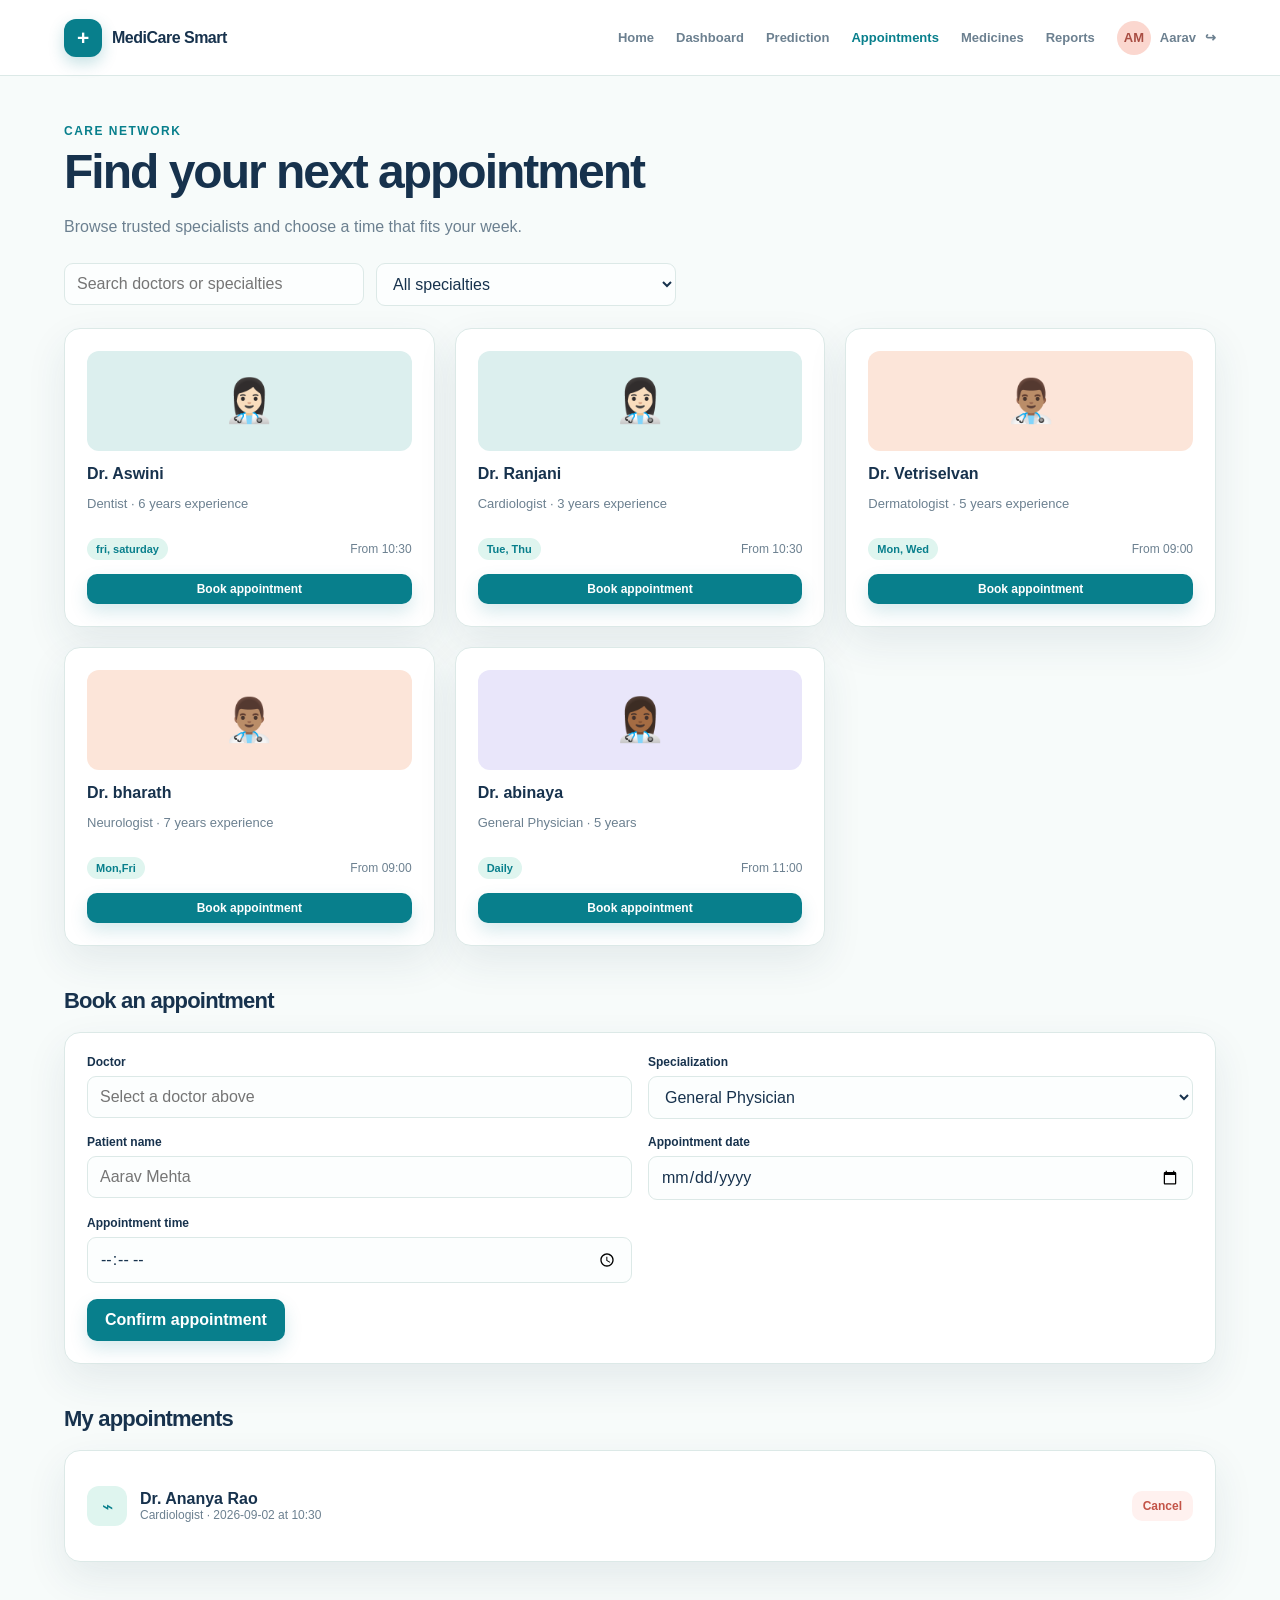
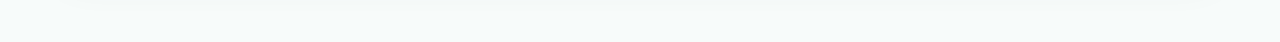
<file: appointments.html>
<!doctype html>
<html lang="en">

<head>
    <meta charset="utf-8">
    <meta name="viewport" content="width=device-width,initial-scale=1">
    <title>Appointments | MediCare Smart</title>
    <link rel="stylesheet" href="css/style.css">
</head>

<body data-page="appointments">
    <nav class="app-nav"><a class="brand" href="home.html"><span class="brand-mark">+</span>MediCare Smart</a><button
            class="menu-btn">☰</button>
        <div class="nav-links"><a data-nav="home" href="home.html">Home</a><a data-nav="dashboard"
                href="dashboard.html">Dashboard</a><a data-nav="prediction"
                href="disease-prediction.html">Prediction</a><a data-nav="appointments"
                href="appointments.html">Appointments</a><a data-nav="reminders"
                href="medicine-reminder.html">Medicines</a><a data-nav="reports"
                href="medicine-reports.html">Reports</a><span class="profile-chip"><span
                    class="avatar">AM</span><span>Aarav</span><a href="login.html" id="logout">↪</a></span></div>
        </div>
    </nav>
    <main class="page">
        <div class="eyebrow">Care network</div>
        <h1 class="page-title">Find your next appointment</h1>
        <p class="lead">Browse trusted specialists and choose a time that fits your week.</p>
        <div class="toolbar"><input class="search" data-filter placeholder="Search doctors or specialties"><select
                class="search">
                <option>All specialties</option>
                <option>Cardiologist</option>
                <option>Dermatologist</option>
                <option>General Physician</option>
                <option>Dentist</option>
                <option>Neurologist</option>
            </select></div>
        <section class="grid grid-3">
            <article class="card doctor-card" data-searchable>
                <div class="doctor-avatar">👩🏻‍⚕️</div>
                <div>
                    <h3>Dr. Aswini</h3>
                    <p class="muted" style="font-size:13px">Dentist · 6 years experience</p>
                </div>
                <div class="row"><span class="badge">fri, saturday</span><span class="muted" style="font-size:12px">From
                        10:30</span></div><button class="btn small book-doctor" data-doctor="Dr. Aswini">Book
                    appointment</button>
            </article>
            <article class="card doctor-card" data-searchable>
                <div class="doctor-avatar">👩🏻‍⚕️</div>
                <div>
                    <h3>Dr. Ranjani</h3>
                    <p class="muted" style="font-size:13px">Cardiologist · 3 years experience</p>
                </div>
                <div class="row"><span class="badge">Tue, Thu</span><span class="muted" style="font-size:12px">From
                        10:30</span></div><button class="btn small book-doctor" data-doctor="Dr. Ranjani">Book
                    appointment</button>
            </article>
            <article class="card doctor-card" data-searchable>
                <div class="doctor-avatar" style="background:#fce5d9">👨🏽‍⚕️</div>
                <div>
                    <h3>Dr. Vetriselvan</h3>
                    <p class="muted" style="font-size:13px">Dermatologist · 5 years experience</p>
                </div>
                <div class="row"><span class="badge">Mon, Wed</span><span class="muted" style="font-size:12px">From
                        09:00</span></div><button class="btn small book-doctor" data-doctor="Dr. Vetriselvan">Book
                    appointment</button>
            </article>
            <article class="card doctor-card" data-searchable>
                <div class="doctor-avatar" style="background:#fce5d9">👨🏽‍⚕️</div>
                <div>
                    <h3>Dr. bharath</h3>
                    <p class="muted" style="font-size:13px">Neurologist · 7 years experience</p>
                </div>
                <div class="row"><span class="badge">Mon,Fri</span><span class="muted" style="font-size:12px">From
                        09:00</span></div><button class="btn small book-doctor" data-doctor="Dr. bharath">Book
                    appointment</button>
            </article>
            <article class="card doctor-card" data-searchable>
                <div class="doctor-avatar" style="background:#e9e6fa">👩🏾‍⚕️</div>
                <div>
                    <h3>Dr. abinaya</h3>
                    <p class="muted" style="font-size:13px">General Physician · 5 years</p>
                </div>
                <div class="row"><span class="badge">Daily</span><span class="muted" style="font-size:12px">From
                        11:00</span></div><button class="btn small book-doctor" data-doctor="Dr. abinaya">Book
                    appointment</button>
            </article>
        </section>
        <div class="section-head">
            <h2>Book an appointment</h2>
        </div>
        <form class="card form-grid" id="appointment-form">
            <div class="field"><label for="doctor">Doctor</label><input id="doctor" name="doctor"
                    placeholder="Select a doctor above"></div>
            <div class="field"><label for="speciality">Specialization</label><select id="speciality" name="speciality">
                    <option>General Physician</option>
                    <option>Cardiologist</option>
                    <option>Dermatologist</option>
                    <option>Dentist</option>
                    <option>Neurologist</option>
                </select></div>
            <div class="field"><label for="patient">Patient name</label><input id="patient" name="patient"
                    placeholder="Aarav Mehta"></div>
            <div class="field"><label for="date">Appointment date</label><input id="date" name="date" type="date"></div>
            <div class="field"><label for="time">Appointment time</label><input id="time" name="time" type="time"></div>
            <div class="full"><button class="btn" type="submit">Confirm appointment</button></div>
        </form>
        <div class="section-head">
            <h2>My appointments</h2>
        </div>
        <div class="card" id="my-appointments"></div>
    </main>
    <script>document.addEventListener('DOMContentLoaded', () => document.querySelectorAll('.book-doctor').forEach(b => b.onclick = () => document.querySelector('#doctor').value = b.dataset.doctor));</script>
    <script src="js/script.js"></script>
</body>

</html>
</file>
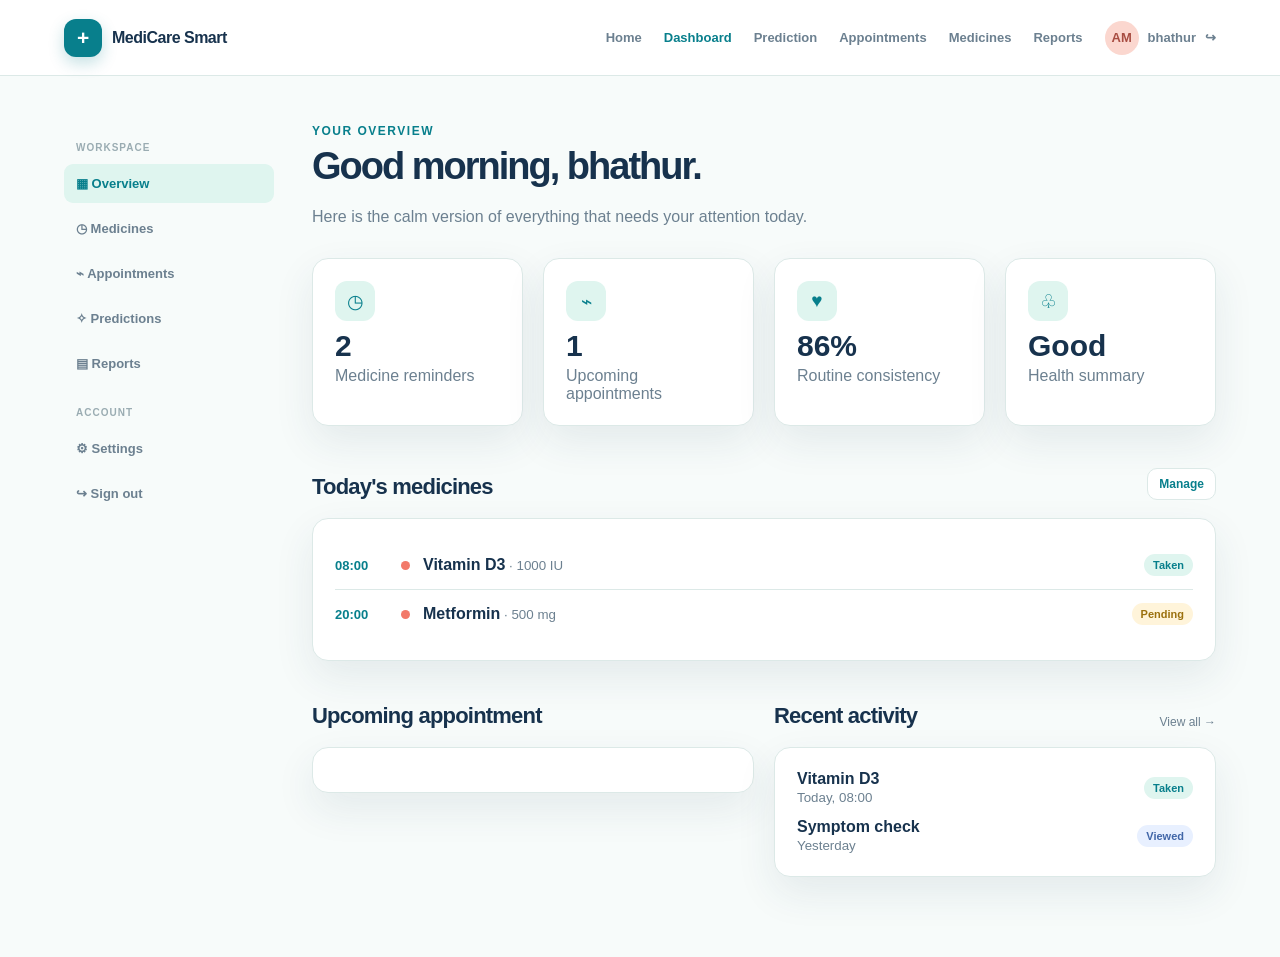
<file: dashboard.html>
<!doctype html>
<html lang="en">

<head>
    <meta charset="utf-8">
    <meta name="viewport" content="width=device-width,initial-scale=1">
    <title>Dashboard | MediCare Smart</title>
    <link rel="stylesheet" href="css/style.css">
</head>

<body data-page="dashboard">
    <nav class="app-nav"><a class="brand" href="home.html"><span class="brand-mark">+</span>MediCare Smart</a><button
            class="menu-btn">☰</button>
        <div class="nav-links"><a data-nav="home" href="home.html">Home</a><a data-nav="dashboard"
                href="dashboard.html">Dashboard</a><a data-nav="prediction"
                href="disease-prediction.html">Prediction</a><a data-nav="appointments"
                href="appointments.html">Appointments</a><a data-nav="reminders"
                href="medicine-reminder.html">Medicines</a><a data-nav="reports"
                href="medicine-reports.html">Reports</a><span class="profile-chip"><span
                    class="avatar">AM</span><span>bhathur</span><a href="login.html" id="logout">↪</a></span></div>
    </nav>
    <main class="page">
        <div class="dashboard-layout">
            <aside class="sidebar"><small>Workspace</small><a class="active" href="dashboard.html">▦ Overview</a><a
                    href="medicine-reminder.html">◷ Medicines</a><a href="appointments.html">⌁ Appointments</a><a
                    href="disease-prediction.html">✧ Predictions</a><a href="medicine-reports.html">▤
                    Reports</a><small>Account</small><a href="#">⚙ Settings</a><a href="login.html" id="logout">↪ Sign
                    out</a></aside>
            <section class="dashboard-main">
                <div class="eyebrow">Your overview</div>
                <h1 class="page-title">Good morning, bhathur.</h1>
                <p class="lead">Here is the calm version of everything that needs your attention today.</p>
                <div class="grid grid-4" style="margin-top:28px">
                    <div class="card">
                        <div class="stat-icon">◷</div>
                        <div class="stat-value" id="today-count">2</div><span class="muted">Medicine reminders</span>
                    </div>
                    <div class="card">
                        <div class="stat-icon">⌁</div>
                        <div class="stat-value" id="appointment-count">1</div><span class="muted">Upcoming
                            appointments</span>
                    </div>
                    <div class="card">
                        <div class="stat-icon">♥</div>
                        <div class="stat-value">86%</div><span class="muted">Routine consistency</span>
                    </div>
                    <div class="card">
                        <div class="stat-icon">♧</div>
                        <div class="stat-value">Good</div><span class="muted">Health summary</span>
                    </div>
                </div>
                <div class="section-head">
                    <h2>Today's medicines</h2><a class="btn secondary small" href="medicine-reminder.html">Manage</a>
                </div>
                <div class="card" id="reminder-list"></div>
                <div class="grid grid-2">
                    <div>
                        <div class="section-head">
                            <h2>Upcoming appointment</h2>
                        </div>
                        <div class="card" id="appointments-list"></div>
                    </div>
                    <div>
                        <div class="section-head">
                            <h2>Recent activity</h2><a href="medicine-reports.html" class="muted"
                                style="font-size:12px">View all →</a>
                        </div>
                        <div class="card stack">
                            <div class="row"><span><b>Vitamin D3</b><br><small class="muted">Today,
                                        08:00</small></span><span class="badge">Taken</span></div>
                            <div class="row"><span><b>Symptom check</b><br><small
                                        class="muted">Yesterday</small></span><span class="badge blue">Viewed</span>
                            </div>
                        </div>
                    </div>
                </div>
            </section>
        </div>
    </main>
    <script src="js/script.js"></script>
</body>

</html>
</file>
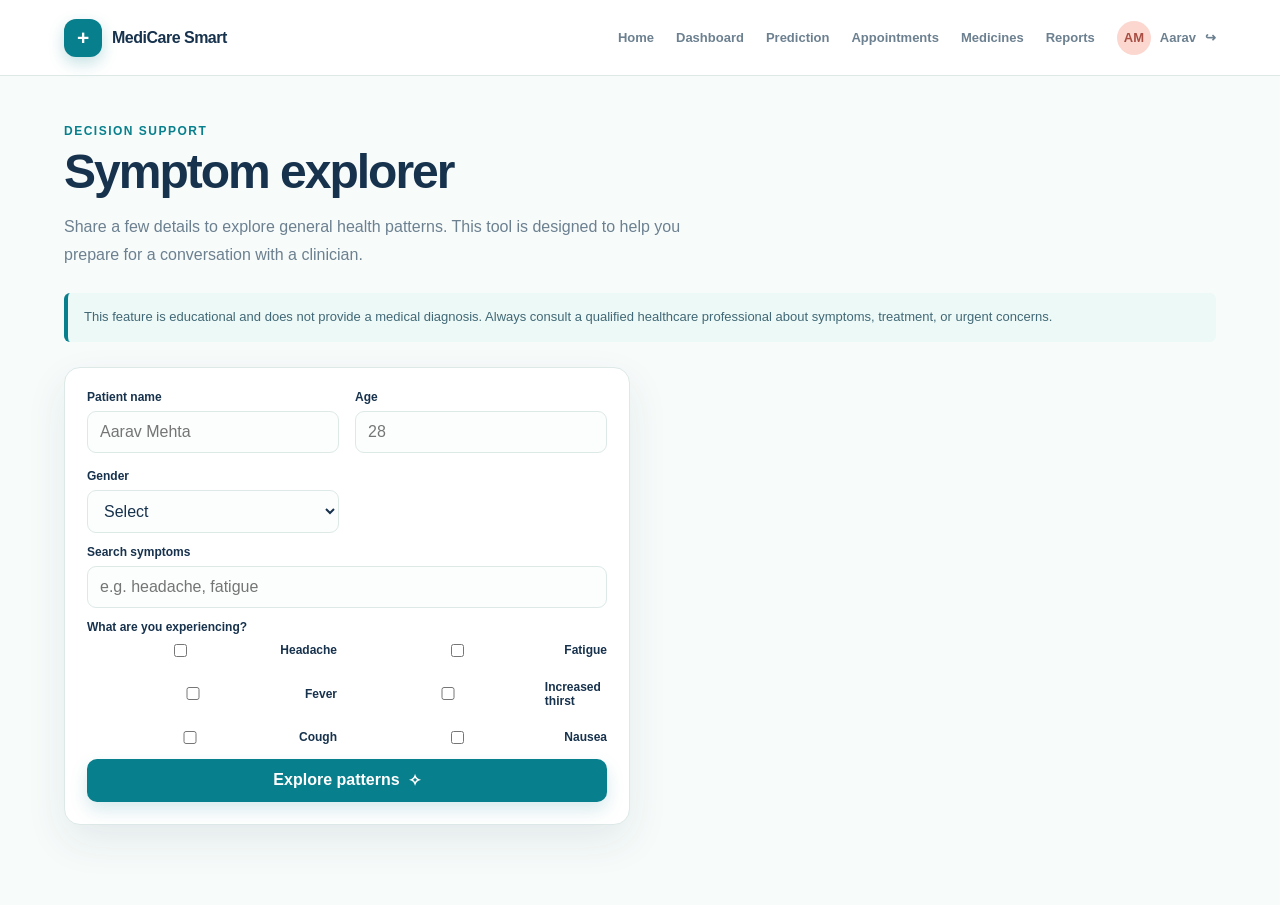
<file: disease-prediction.html>
<!doctype html>
<html lang="en">

<head>
    <meta charset="utf-8">
    <meta name="viewport" content="width=device-width,initial-scale=1">
    <title>Symptom Explorer | MediCare Smart</title>
    <link rel="stylesheet" href="css/style.css">
</head>

<body data-page="prediction">
    <nav class="app-nav"><a class="brand" href="home.html"><span class="brand-mark">+</span>MediCare Smart</a><button
            class="menu-btn">☰</button>
        <div class="nav-links"><a data-nav="home" href="home.html">Home</a><a data-nav="dashboard"
                href="dashboard.html">Dashboard</a><a data-nav="prediction"
                href="disease-prediction.html">Prediction</a><a data-nav="appointments"
                href="appointments.html">Appointments</a><a data-nav="reminders"
                href="medicine-reminder.html">Medicines</a><a data-nav="reports"
                href="medicine-reports.html">Reports</a><span class="profile-chip"><span
                    class="avatar">AM</span><span>Aarav</span><a href="login.html" id="logout">↪</a></span></div>
    </nav>
    <main class="page">
        <div class="eyebrow">Decision support</div>
        <h1 class="page-title">Symptom explorer</h1>
        <p class="lead">Share a few details to explore general health patterns. This tool is designed to help you
            prepare for a conversation with a clinician.</p>
        <div class="notice" style="margin:25px 0">This feature is educational and does not provide a medical diagnosis.
            Always consult a qualified healthcare professional about symptoms, treatment, or urgent concerns.</div>
        <div class="grid grid-2">
            <form class="card stack" id="prediction-form">
                <div class="form-grid">
                    <div class="field"><label for="patient">Patient name</label><input id="patient" name="patient"
                            placeholder="Aarav Mehta"></div>
                    <div class="field"><label for="age">Age</label><input id="age" name="age" type="number" min="1"
                            max="120" placeholder="28"></div>
                    <div class="field"><label for="gender">Gender</label><select id="gender" name="gender">
                            <option value="">Select</option>
                            <option>Female</option>
                            <option>Male</option>
                            <option>Non-binary</option>
                            <option>Prefer not to say</option>
                        </select></div>
                </div>
                <div class="field"><label for="symptom-search">Search symptoms</label><input class="search"
                        id="symptom-search" placeholder="e.g. headache, fatigue"></div>
                <div class="field"><label>What are you experiencing?</label>
                    <div class="grid grid-2"><label class="check"><input type="checkbox" name="symptom"
                                value="headache"> Headache</label><label class="check"><input type="checkbox"
                                name="symptom" value="fatigue"> Fatigue</label><label class="check"><input
                                type="checkbox" name="symptom" value="fever"> Fever</label><label class="check"><input
                                type="checkbox" name="symptom" value="thirst"> Increased thirst</label><label
                            class="check"><input type="checkbox" name="symptom" value="cough"> Cough</label><label
                            class="check"><input type="checkbox" name="symptom" value="nausea"> Nausea</label></div>
                </div><button class="btn" type="submit">Explore patterns <span>✧</span></button>
            </form>
            <div class="card hidden" id="prediction-result">
                <div class="eyebrow">Your result</div>
            </div>
        </div>
</file>
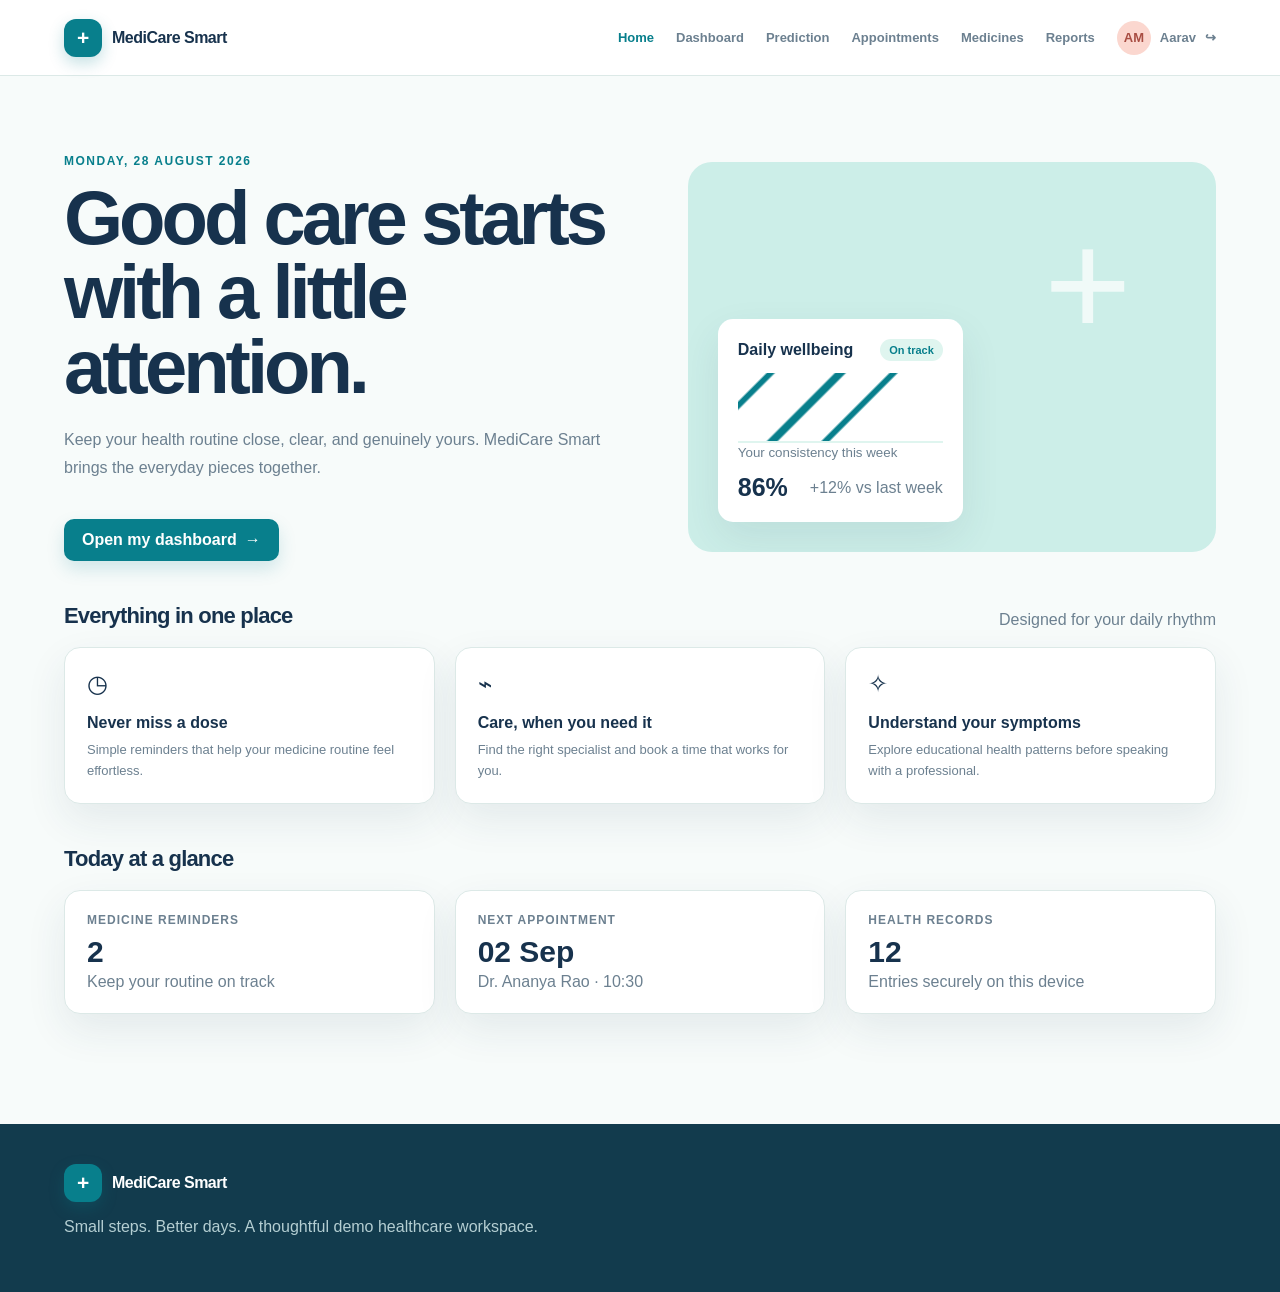
<file: home.html>
<!doctype html>
<html lang="en">

<head>
    <meta charset="utf-8">
    <meta name="viewport" content="width=device-width,initial-scale=1">
    <title>Home | MediCare Smart</title>
    <link rel="stylesheet" href="css/style.css">
</head>

<body data-page="home">
    <nav class="app-nav"><a class="brand" href="home.html"><span class="brand-mark">+</span>MediCare Smart</a><button
            class="menu-btn">☰</button>
        <div class="nav-links"><a data-nav="home" href="home.html">Home</a><a data-nav="dashboard"
                href="dashboard.html">Dashboard</a><a data-nav="prediction"
                href="disease-prediction.html">Prediction</a><a data-nav="appointments"
                href="appointments.html">Appointments</a><a data-nav="reminders"
                href="medicine-reminder.html">Medicines</a><a data-nav="reports"
                href="medicine-reports.html">Reports</a><span class="profile-chip"><span
                    class="avatar">AM</span><span>Aarav</span><a href="login.html" id="logout">↪</a></span></div>
    </nav>
    <main class="page">
        <section class="hero">
            <div>
                <div class="eyebrow">Monday, 28 August 2026</div>
                <h1>Good care starts with a little attention.</h1>
                <p class="lead">Keep your health routine close, clear, and genuinely yours. MediCare Smart brings the
                    everyday pieces together.</p><a href="dashboard.html" class="btn" style="margin-top:22px">Open my
                    dashboard <span>→</span></a>
            </div>
            <div class="hero-art">
                <div class="pulse-card">
                    <div class="row"><b>Daily wellbeing</b><span class="badge">On track</span></div>
                    <div class="pulse-line"></div><small class="muted">Your consistency this week</small>
                    <div class="row" style="margin-top:12px"><b style="font-size:25px">86%</b><span class="muted">+12%
                            vs last week</span></div>
                </div>
            </div>
        </section>
        <div class="section-head">
            <h2>Everything in one place</h2><span class="muted">Designed for your daily rhythm</span>
        </div>
        <section class="grid grid-3"><a class="card feature-card" href="medicine-reminder.html">
                <div class="feature-icon">◷</div>
                <h3>Never miss a dose</h3>
                <p>Simple reminders that help your medicine routine feel effortless.</p>
            </a><a class="card feature-card" href="appointments.html">
                <div class="feature-icon">⌁</div>
                <h3>Care, when you need it</h3>
                <p>Find the right specialist and book a time that works for you.</p>
            </a><a class="card feature-card" href="disease-prediction.html">
                <div class="feature-icon">✧</div>
                <h3>Understand your symptoms</h3>
                <p>Explore educational health patterns before speaking with a professional.</p>
            </a></section>
        <div class="section-head">
            <h2>Today at a glance</h2>
        </div>
        <section class="grid grid-3">
            <div class="card">
                <div class="kicker">Medicine reminders</div>
                <div class="stat-value" id="today-count">2</div><span class="muted">Keep your routine on track</span>
            </div>
            <div class="card">
                <div class="kicker">Next appointment</div>
                <div class="stat-value">02 Sep</div><span class="muted">Dr. Ananya Rao · 10:30</span>
            </div>
            <div class="card">
                <div class="kicker">Health records</div>
                <div class="stat-value">12</div><span class="muted">Entries securely on this device</span>
            </div>
        </section>
    </main>
    <footer class="footer">
        <div class="brand"><span class="brand-mark">+</span>MediCare Smart</div>
        <p class="muted">Small steps. Better days. A thoughtful demo healthcare workspace.</p>
    </footer>
    <script src="js/script.js"></script>
</body>

</html>
</file>
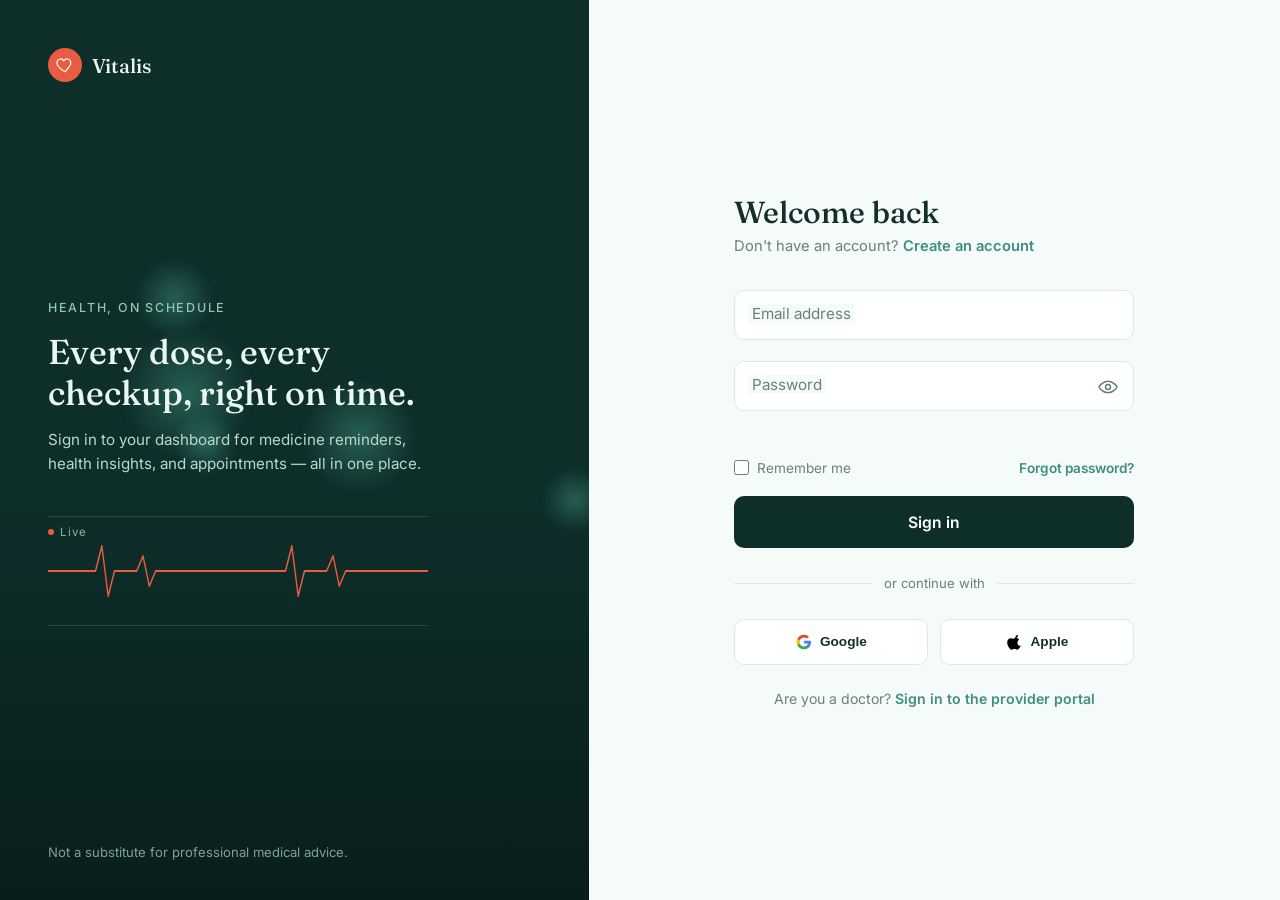
<file: login.html>
<!DOCTYPE html>
<html lang="en">

<head>
    <meta charset="UTF-8">
    <meta name="viewport" content="width=device-width, initial-scale=1.0">
    <title>Sign in — Vitalis</title>
    <style>
        @import url('https://fonts.googleapis.com/css2?family=Fraunces:opsz,wght@9..144,400;9..144,500;9..144,600&family=Inter:wght@400;500;600&display=swap');

        :root {
            --bg: #F4FBF8;
            --panel: #0E2E2A;
            --panel-2: #153E38;
            --pulse: #E85C41;
            --mint: #3F8F7C;
            --ink: #12302B;
            --muted: #6B8079;
            --line: #DCEAE5;
        }

        * {
            box-sizing: border-box;
            margin: 0;
            padding: 0;
        }

        html,
        body {
            height: 100%;
        }

        body {
            font-family: 'Inter', sans-serif;
            background: var(--bg);
            color: var(--ink);
            display: flex;
            min-height: 100vh;
            overflow-x: hidden;
        }

        @media (prefers-reduced-motion: reduce) {
            * {
                animation-duration: 0.001s !important;
                animation-iteration-count: 1 !important;
                transition-duration: 0.001s !important;
            }
        }

        .wrap {
            display: flex;
            width: 100%;
            min-height: 100vh;
        }

        /* ---------- LEFT PANEL ---------- */
        .side {
            position: relative;
            flex: 1 1 46%;
            background: var(--panel);
            color: #EAF6F1;
            display: flex;
            flex-direction: column;
            justify-content: space-between;
            padding: 3rem 3rem 2.5rem;
            overflow: hidden;
            min-height: 100vh;
        }

        .side::after {
            content: "";
            position: absolute;
            inset: 0;
            background: linear-gradient(180deg, transparent 55%, rgba(0, 0, 0, 0.35) 100%);
            pointer-events: none;
        }

        .brand {
            display: flex;
            align-items: center;
            gap: 10px;
            font-family: 'Fraunces', serif;
            font-weight: 500;
            font-size: 1.25rem;
            letter-spacing: 0.01em;
            z-index: 2;
        }

        .brand-mark {
            width: 34px;
            height: 34px;
            border-radius: 50%;
            background: var(--pulse);
            display: flex;
            align-items: center;
            justify-content: center;
            flex-shrink: 0;
        }

        .brand-mark svg {
            width: 18px;
            height: 18px;
        }

        .side-copy {
            z-index: 2;
            max-width: 380px;
        }

        .side-copy .eyebrow {
            font-size: 0.78rem;
            letter-spacing: 0.14em;
            text-transform: uppercase;
            color: #8FC6B6;
            margin-bottom: 1rem;
            font-weight: 500;
        }

        .side-copy h1 {
            font-family: 'Fraunces', serif;
            font-weight: 500;
            font-size: 2.15rem;
            line-height: 1.2;
            margin-bottom: 0.9rem;
        }

        .side-copy p {
            color: #B9D8CE;
            font-size: 0.95rem;
            line-height: 1.6;
        }

        /* pulse monitor strip */
        .monitor {
            z-index: 2;
            position: relative;
            height: 110px;
            margin-top: 2.5rem;
            border-top: 1px solid rgba(255, 255, 255, 0.12);
            border-bottom: 1px solid rgba(255, 255, 255, 0.12);
            display: flex;
            align-items: center;
            overflow: hidden;
        }

        .monitor svg {
            width: 200%;
            height: 70px;
            animation: scroll-line 7s linear infinite;
        }

        @keyframes scroll-line {
            from {
                transform: translateX(0);
            }

            to {
                transform: translateX(-50%);
            }
        }

        .monitor-label {
            position: absolute;
            top: 8px;
            left: 0;
            z-index: 3;
            font-size: 0.72rem;
            color: #7FB6A5;
            letter-spacing: 0.08em;
            display: flex;
            align-items: center;
            gap: 6px;
        }

        .dot {
            width: 6px;
            height: 6px;
            border-radius: 50%;
            background: var(--pulse);
            animation: blink 1.15s ease-in-out infinite;
        }

        @keyframes blink {

            0%,
            100% {
                opacity: 1;
            }

            50% {
                opacity: 0.25;
            }
        }

        .side-foot {
            z-index: 2;
            font-size: 0.82rem;
            color: #7FA096;
        }

        /* floating soft particles */
        .particle {
            position: absolute;
            border-radius: 50%;
            background: radial-gradient(circle, rgba(63, 143, 124, 0.5), transparent 70%);
            filter: blur(2px);
            pointer-events: none;
            animation: float 12s ease-in-out infinite;
        }

        @keyframes float {

            0%,
            100% {
                transform: translateY(0) translateX(0);
            }

            50% {
                transform: translateY(-30px) translateX(15px);
            }
        }

        /* ---------- RIGHT PANEL / FORM ---------- */
        .main {
            flex: 1 1 54%;
            display: flex;
            align-items: center;
            justify-content: center;
            padding: 2.5rem;
        }

        .card {
            width: 100%;
            max-width: 400px;
        }

        .card-head {
            margin-bottom: 2.2rem;
            opacity: 0;
            animation: rise 0.6s ease forwards;
            animation-delay: 0.05s;
        }

        .card-head h2 {
            font-family: 'Fraunces', serif;
            font-weight: 500;
            font-size: 1.9rem;
            margin-bottom: 0.4rem;
        }

        .card-head p {
            color: var(--muted);
            font-size: 0.92rem;
        }

        .card-head p a {
            color: var(--mint);
            text-decoration: none;
            font-weight: 600;
        }

        .card-head p a:hover {
            text-decoration: underline;
        }

        @keyframes rise {
            from {
                opacity: 0;
                transform: translateY(14px);
            }

            to {
                opacity: 1;
                transform: translateY(0);
            }
        }

        form {
            display: flex;
            flex-direction: column;
            gap: 1.3rem;
        }

        .field {
            position: relative;
            opacity: 0;
            animation: rise 0.6s ease forwards;
        }

        .field:nth-of-type(1) {
            animation-delay: 0.15s;
        }

        .field:nth-of-type(2) {
            animation-delay: 0.25s;
        }

        .field label {
            position: absolute;
            left: 14px;
            top: 14px;
            font-size: 0.95rem;
            color: var(--muted);
            pointer-events: none;
            transform-origin: left top;
            transition: transform 0.18s ease, color 0.18s ease, top 0.18s ease;
            background: var(--bg);
            padding: 0 4px;
        }

        .field input {
            width: 100%;
            height: 50px;
            padding: 0 14px;
            border-radius: 10px;
            border: 1.5px solid var(--line);
            background: #fff;
            font-family: 'Inter', sans-serif;
            font-size: 0.95rem;
            color: var(--ink);
            outline: none;
            transition: border-color 0.2s ease, box-shadow 0.2s ease;
        }

        .field input:focus {
            border-color: var(--mint);
            box-shadow: 0 0 0 4px rgba(63, 143, 124, 0.14);
        }

        .field input:focus+label,
        .field input:not(:placeholder-shown)+label {
            top: -9px;
            font-size: 0.75rem;
            color: var(--mint);
            font-weight: 600;
        }

        .toggle-pass {
            position: absolute;
            right: 14px;
            top: 14px;
            background: none;
            border: none;
            cursor: pointer;
            color: var(--muted);
            padding: 2px;
            display: flex;
        }

        .toggle-pass:hover {
            color: var(--ink);
        }

        .toggle-pass svg {
            width: 20px;
            height: 20px;
        }

        .row {
            display: flex;
            align-items: center;
            justify-content: space-between;
            font-size: 0.85rem;
            opacity: 0;
            animation: rise 0.6s ease forwards;
            animation-delay: 0.33s;
        }

        .remember {
            display: flex;
            align-items: center;
            gap: 8px;
            color: var(--muted);
        }

        .remember input {
            accent-color: var(--mint);
            width: 15px;
            height: 15px;
        }

        .row a {
            color: var(--mint);
            text-decoration: none;
            font-weight: 600;
        }

        .row a:hover {
            text-decoration: underline;
        }

        .submit {
            position: relative;
            height: 52px;
            border: none;
            border-radius: 10px;
            background: var(--panel);
            color: #fff;
            font-family: 'Inter', sans-serif;
            font-size: 0.98rem;
            font-weight: 600;
            cursor: pointer;
            overflow: hidden;
            opacity: 0;
            animation: rise 0.6s ease forwards;
            animation-delay: 0.4s;
            transition: transform 0.15s ease, background 0.2s ease;
        }

        .submit:hover {
            background: #123830;
        }

        .submit:active {
            transform: scale(0.98);
        }

        .submit .beat {
            position: absolute;
            inset: 0;
            background: var(--pulse);
            transform: scaleX(0);
            transform-origin: left;
            opacity: 0.25;
            transition: transform 0.4s ease;
        }

        .submit:hover .beat {
            transform: scaleX(1);
        }

        .submit span {
            position: relative;
            z-index: 2;
            display: flex;
            align-items: center;
            justify-content: center;
            gap: 8px;
        }

        .submit.loading span {
            visibility: hidden;
        }

        .spinner {
            position: absolute;
            inset: 0;
            display: none;
            align-items: center;
            justify-content: center;
        }

        .submit.loading .spinner {
            display: flex;
        }

        .spinner i {
            width: 18px;
            height: 18px;
            border: 2.5px solid rgba(255, 255, 255, 0.35);
            border-top-color: #fff;
            border-radius: 50%;
            animation: spin 0.7s linear infinite;
        }

        @keyframes spin {
            to {
                transform: rotate(360deg);
            }
        }

        .divider {
            display: flex;
            align-items: center;
            gap: 12px;
            color: var(--muted);
            font-size: 0.82rem;
            margin: 0.4rem 0;
            opacity: 0;
            animation: rise 0.6s ease forwards;
            animation-delay: 0.46s;
        }

        .divider::before,
        .divider::after {
            content: "";
            flex: 1;
            height: 1px;
            background: var(--line);
        }

        .oauth {
            display: flex;
            gap: 12px;
            opacity: 0;
            animation: rise 0.6s ease forwards;
            animation-delay: 0.5s;
        }

        .oauth button {
            flex: 1;
            height: 46px;
            border-radius: 10px;
            border: 1.5px solid var(--line);
            background: #fff;
            display: flex;
            align-items: center;
            justify-content: center;
            gap: 8px;
            font-size: 0.85rem;
            font-weight: 600;
            color: var(--ink);
            cursor: pointer;
            transition: border-color 0.2s ease, transform 0.15s ease;
        }

        .oauth button:hover {
            border-color: var(--mint);
            transform: translateY(-1px);
        }

        .signup-line {
            text-align: center;
            font-size: 0.88rem;
            color: var(--muted);
            margin-top: 1.6rem;
            opacity: 0;
            animation: rise 0.6s ease forwards;
            animation-delay: 0.56s;
        }

        .signup-line a {
            color: var(--mint);
            font-weight: 600;
            text-decoration: none;
        }

        .signup-line a:hover {
            text-decoration: underline;
        }

        .error-msg {
            font-size: 0.8rem;
            color: var(--pulse);
            margin-top: -6px;
            min-height: 1em;
        }

        /* ---------- Responsive ---------- */
        @media (max-width: 860px) {
            .wrap {
                flex-direction: column;
            }

            .side {
                min-height: auto;
                padding: 2rem 1.6rem 1.6rem;
                flex: none;
            }

            .side-copy h1 {
                font-size: 1.6rem;
            }

            .monitor {
                height: 80px;
                margin-top: 1.4rem;
            }

            .main {
                padding: 2rem 1.6rem 3rem;
            }
        }
    </style>
</head>

<body>

    <div class="wrap">

        <!-- LEFT: brand / animated pulse panel -->
        <div class="side" id="side">
            <div class="brand">
                <span class="brand-mark">
                    <svg viewBox="0 0 24 24" fill="none">
                        <path
                            d="M12 21s-7.5-4.6-10-9.1C.4 8.1 2 4.5 5.6 4c2-.3 3.8.7 4.9 2.3C11.6 4.7 13.4 3.7 15.4 4c3.6.5 5.2 4.1 3.6 7.9C16.5 16.4 12 21 12 21z"
                            stroke="#fff" stroke-width="1.6" />
                    </svg>
                </span>
                Vitalis
            </div>

            <div class="side-copy">
                <div class="eyebrow">Health, on schedule</div>
                <h1>Every dose, every checkup, right on time.</h1>
                <p>Sign in to your dashboard for medicine reminders, health insights, and appointments — all in one
                    place.</p>

                <div class="monitor">
                    <div class="monitor-label"><span class="dot"></span> Live</div>
                    <svg viewBox="0 0 600 70" preserveAspectRatio="none">
                        <path d="M0,35 L60,35 L75,35 L85,10 L95,60 L105,35 L140,35 L150,20 L160,50 L170,35 L300,35
                   L360,35 L375,35 L385,10 L395,60 L405,35 L440,35 L450,20 L460,50 L470,35 L600,35" fill="none"
                            stroke="#E85C41" stroke-width="2.2" stroke-linejoin="round" stroke-linecap="round" />
                    </svg>
                </div>
            </div>

            <div class="side-foot">Not a substitute for professional medical advice.</div>
        </div>

        <!-- RIGHT: login form -->
        <div class="main">
            <div class="card">
                <div class="card-head">
                    <h2>Welcome back</h2>
                    <p>Don't have an account? <a href="dashboard.html" id="gotoSignup">Create an account</a></p>
                </div>

                <form id="loginForm" novalidate>
                    <div class="field">
                        <input type="email" id="email" placeholder=" " autocomplete="email" required>
                        <label for="email">Email address</label>
                    </div>

                    <div class="field">
                        <input type="password" id="password" placeholder=" " autocomplete="current-password" required>
                        <label for="password">Password</label>
                        <button type="button" class="toggle-pass" id="togglePass" aria-label="Show password">
                            <svg viewBox="0 0 24 24" fill="none" stroke="currentColor" stroke-width="1.8">
                                <path d="M1 12s4-7 11-7 11 7 11 7-4 7-11 7-11-7-11-7z" />
                                <circle cx="12" cy="12" r="3" />
                            </svg>
                        </button>
                    </div>
                    <div class="error-msg" id="errorMsg"></div>

                    <div class="row">
                        <label class="remember"><input type="checkbox"> Remember me</label>
                        <a href="home.html">Forgot password?</a>
                    </div>

                    <button type="submit" class="submit" id="submitBtn">
                        <span>Sign in</span>
                        <div class="spinner"><i></i></div>
                    </button>

                    <div class="divider">or continue with</div>

                    <div class="oauth">
                        <button type="button">
                            <svg width="16" height="16" viewBox="0 0 24 24">
                                <path fill="#4285F4"
                                    d="M22.56 12.25c0-.78-.07-1.53-.2-2.25H12v4.26h5.92c-.26 1.37-1.04 2.53-2.21 3.31v2.77h3.57c2.08-1.92 3.28-4.74 3.28-8.09z" />
                                <path fill="#34A853"
                                    d="M12 23c2.97 0 5.46-.98 7.28-2.66l-3.57-2.77c-.98.66-2.23 1.06-3.71 1.06-2.86 0-5.29-1.93-6.16-4.53H2.18v2.84C3.99 20.53 7.7 23 12 23z" />
                                <path fill="#FBBC05"
                                    d="M5.84 14.09c-.22-.66-.35-1.36-.35-2.09s.13-1.43.35-2.09V7.07H2.18C1.43 8.55 1 10.22 1 12s.43 3.45 1.18 4.93l3.66-2.84z" />
                                <path fill="#EA4335"
                                    d="M12 5.38c1.62 0 3.06.56 4.21 1.64l3.15-3.15C17.45 2.09 14.97 1 12 1 7.7 1 3.99 3.47 2.18 7.07l3.66 2.84c.87-2.6 3.3-4.53 6.16-4.53z" />
                            </svg>
                            Google
                        </button>
                        <button type="button">
                            <svg width="16" height="16" viewBox="0 0 24 24" fill="#000">
                                <path
                                    d="M16.5 1.5c.1 1.2-.35 2.35-1.05 3.2-.75.9-1.95 1.6-3.1 1.5-.15-1.15.4-2.35 1.1-3.15.75-.9 2.05-1.55 3.05-1.55zM20.7 17.2c-.55 1.25-.8 1.8-1.5 2.9-1 1.55-2.4 3.5-4.15 3.5-1.55.05-1.95-1-4.05-1-2.1 0-2.55 1-4.1.95-1.75-.05-3.05-1.75-4.05-3.3C.4 16.85-.35 12.45 1 9.55c.95-2.05 2.65-3.3 4.5-3.35 1.5-.05 2.9 1 3.85 1 .9 0 2.65-1.25 4.45-1.05.75.05 2.9.3 4.3 2.3-.1.05-2.55 1.5-2.5 4.5.05 3.55 3.1 4.75 3.1 4.75z" />
                            </svg>
                            Apple
                        </button>
                    </div>
                </form>

                <div class="signup-line">Are you a doctor? <a href="admin-login.html">Sign in to the provider portal</a>
                </div>
            </div>
        </div>

    </div>

    <script>
        // floating particles on left panel
        const side = document.getElementById('side');
        for (let i = 0; i < 5; i++) {
            const p = document.createElement('div');
            p.className = 'particle';
            const size = 60 + Math.random() * 100;
            p.style.width = size + 'px';
            p.style.height = size + 'px';
            p.style.left = Math.random() * 100 + '%';
            p.style.top = Math.random() * 100 + '%';
            p.style.animationDelay = (Math.random() * 6) + 's';
            p.style.animationDuration = (10 + Math.random() * 8) + 's';
            side.appendChild(p);
        }

        // password visibility toggle
        const pass = document.getElementById('password');
        const toggle = document.getElementById('togglePass');
        toggle.addEventListener('click', () => {
            const show = pass.type === 'password';
            pass.type = show ? 'text' : 'password';
            toggle.setAttribute('aria-label', show ? 'Hide password' : 'Show password');
        });

        // form submit with validation + loading state
        const form = document.getElementById('loginForm');
        const email = document.getElementById('email');
        const errorMsg = document.getElementById('errorMsg');
        const submitBtn = document.getElementById('submitBtn');

        form.addEventListener('submit', (e) => {
            e.preventDefault();
            errorMsg.textContent = '';

            const emailValid = /^[^\s@]+@[^\s@]+\.[^\s@]+$/.test(email.value.trim());
            if (!emailValid) {
                errorMsg.textContent = 'Enter a valid email address.';
                email.focus();
                return;
            }
            if (pass.value.length < 6) {
                errorMsg.textContent = 'Password must be at least 6 characters.';
                pass.focus();
                return;
            }

            submitBtn.classList.add('loading');
            submitBtn.disabled = true;
            setTimeout(() => {
                submitBtn.classList.remove('loading');
                submitBtn.disabled = false;
                submitBtn.querySelector('span').textContent = 'Signed in';
                // Redirect to dashboard after successful login
                setTimeout(() => {
                    window.location.href = 'index.html';
                }, 600);
            }, 1600);
        });

        // OAuth button handlers
        document.querySelectorAll('.oauth button').forEach(btn => {
            btn.addEventListener('click', (e) => {
                e.preventDefault();
                // Redirect to home page on OAuth
                window.location.href = 'home.html';
            });
        });
    </script>

</body>

</html>
</file>
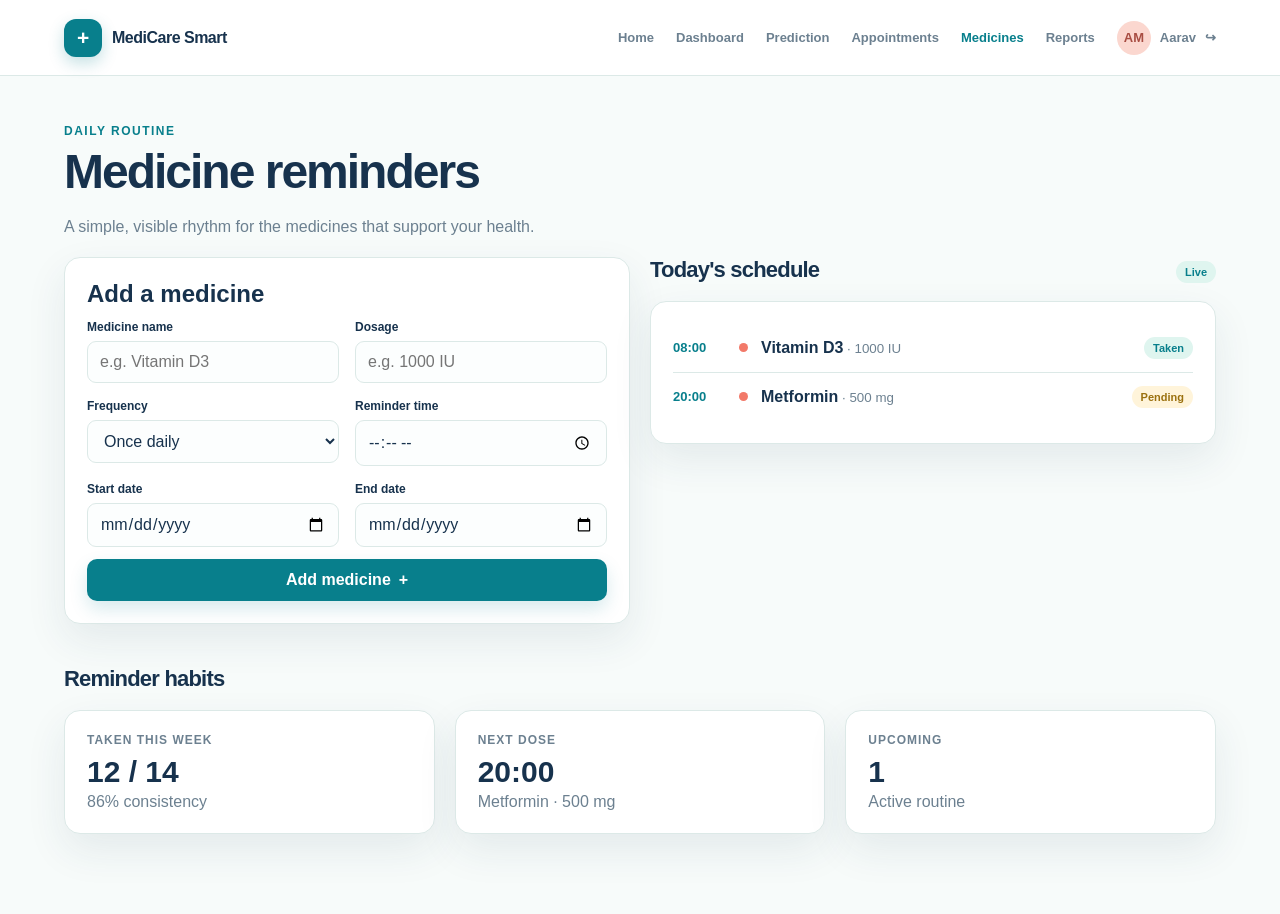
<file: medicine-reminder.html>
<!doctype html>
<html lang="en">

<head>
    <meta charset="utf-8">
    <meta name="viewport" content="width=device-width,initial-scale=1">
    <title>Medicine Reminder | MediCare Smart</title>
    <link rel="stylesheet" href="css/style.css">
</head>

<body data-page="reminders">
    <nav class="app-nav"><a class="brand" href="home.html"><span class="brand-mark">+</span>MediCare Smart</a><button
            class="menu-btn">☰</button>
        <div class="nav-links"><a data-nav="home" href="home.html">Home</a><a data-nav="dashboard"
                href="dashboard.html">Dashboard</a><a data-nav="prediction"
                href="disease-prediction.html">Prediction</a><a data-nav="appointments"
                href="appointments.html">Appointments</a><a data-nav="reminders"
                href="medicine-reminder.html">Medicines</a><a data-nav="reports"
                href="medicine-reports.html">Reports</a><span class="profile-chip"><span
                    class="avatar">AM</span><span>Aarav</span><a href="login.html" id="logout">↪</a></span></div>
    </nav>
    <main class="page">
        <div class="eyebrow">Daily routine</div>
        <h1 class="page-title">Medicine reminders</h1>
        <p class="lead">A simple, visible rhythm for the medicines that support your health.</p>
        <div class="grid grid-2" style="align-items:start">
            <form class="card stack" id="medicine-form">
                <h2 style="margin:0">Add a medicine</h2>
                <div class="form-grid">
                    <div class="field"><label for="name">Medicine name</label><input id="name" name="name"
                            placeholder="e.g. Vitamin D3"></div>
                    <div class="field"><label for="dose">Dosage</label><input id="dose" name="dose"
                            placeholder="e.g. 1000 IU"></div>
                    <div class="field"><label for="frequency">Frequency</label><select id="frequency" name="frequency">
                            <option>Once daily</option>
                            <option>Twice daily</option>
                            <option>As needed</option>
                        </select></div>
                    <div class="field"><label for="time">Reminder time</label><input id="time" name="time" type="time">
                    </div>
                    <div class="field"><label for="start">Start date</label><input id="start" name="start" type="date">
                    </div>
                    <div class="field"><label for="end">End date</label><input id="end" name="end" type="date"></div>
                </div><button class="btn" type="submit">Add medicine <span>+</span></button>
            </form>
            <div>
                <div class="section-head" style="margin-top:0">
                    <h2>Today's schedule</h2><span class="badge">Live</span>
                </div>
                <div class="card" id="reminder-list"></div>
            </div>
        </div>
        <div class="section-head">
            <h2>Reminder habits</h2>
        </div>
        <section class="grid grid-3">
            <div class="card">
                <div class="kicker">Taken this week</div>
                <div class="stat-value">12 / 14</div><span class="muted">86% consistency</span>
            </div>
            <div class="card">
                <div class="kicker">Next dose</div>
                <div class="stat-value">20:00</div><span class="muted">Metformin · 500 mg</span>
            </div>
            <div class="card">
                <div class="kicker">Upcoming</div>
                <div class="stat-value">1</div><span class="muted">Active routine</span>
            </div>
        </section>
    </main>
    <script src="js/script.js"></script>
</body>

</html>
</file>
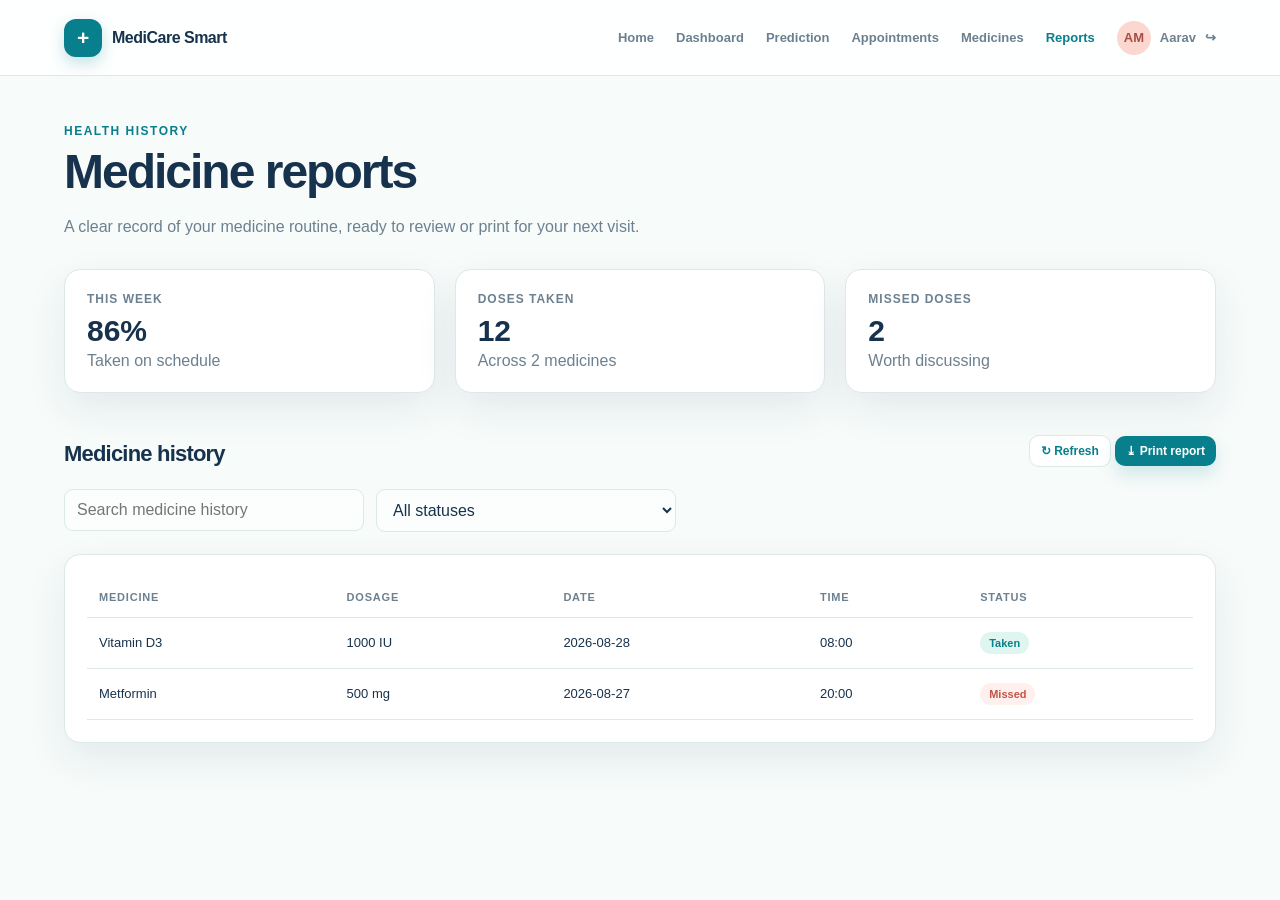
<file: medicine-reports.html>
<!doctype html>
<html lang="en">

<head>
    <meta charset="utf-8">
    <meta name="viewport" content="width=device-width,initial-scale=1">
    <title>Medicine Reports | MediCare Smart</title>
    <link rel="stylesheet" href="css/style.css">
    <style>
        @media print {

            .app-nav,
            .toolbar,
            .section-head .btn,
            .footer {
                display: none !important
            }

            .page {
                padding: 0
            }

            .card {
                box-shadow: none
            }
        }
    </style>
</head>

<body data-page="reports">
    <nav class="app-nav"><a class="brand" href="home.html"><span class="brand-mark">+</span>MediCare Smart</a><button
            class="menu-btn">☰</button>
        <div class="nav-links"><a data-nav="home" href="home.html">Home</a><a data-nav="dashboard"
                href="dashboard.html">Dashboard</a><a data-nav="prediction"
                href="disease-prediction.html">Prediction</a><a data-nav="appointments"
                href="appointments.html">Appointments</a><a data-nav="reminders"
                href="medicine-reminder.html">Medicines</a><a data-nav="reports"
                href="medicine-reports.html">Reports</a><span class="profile-chip"><span
                    class="avatar">AM</span><span>Aarav</span><a href="login.html" id="logout">↪</a></span></div>
    </nav>
    <main class="page">
        <div class="eyebrow">Health history</div>
        <h1 class="page-title">Medicine reports</h1>
        <p class="lead">A clear record of your medicine routine, ready to review or print for your next visit.</p>
        <div class="grid grid-3" style="margin-top:28px">
            <div class="card">
                <div class="kicker">This week</div>
                <div class="stat-value">86%</div><span class="muted">Taken on schedule</span>
            </div>
            <div class="card">
                <div class="kicker">Doses taken</div>
                <div class="stat-value">12</div><span class="muted">Across 2 medicines</span>
            </div>
            <div class="card">
                <div class="kicker">Missed doses</div>
                <div class="stat-value">2</div><span class="muted">Worth discussing</span>
            </div>
        </div>
        <div class="section-head">
            <h2>Medicine history</h2>
            <div><button class="btn secondary small" id="generate-report">↻ Refresh</button> <button class="btn small"
                    id="print-report">⤓ Print report</button></div>
        </div>
        <div class="toolbar"><input class="search" data-filter placeholder="Search medicine history"><select
                class="search">
                <option>All statuses</option>
                <option>Taken</option>
                <option>Missed</option>
            </select></div>
        <div class="card table-wrap">
            <table class="data-table">
                <thead>
                    <tr>
                        <th>Medicine</th>
                        <th>Dosage</th>
                        <th>Date</th>
                        <th>Time</th>
                        <th>Status</th>
                    </tr>
                </thead>
                <tbody id="report-body"></tbody>
            </table>
        </div>
    </main>
    <script src="js/script.js"></script>
</body>

</html>
</file>
<file: css/style.css>
:root {
    --ink: #17324d;
    --muted: #6c8090;
    --teal: #087f8c;
    --teal-dark: #075f6a;
    --mint: #dff5ef;
    --coral: #f27969;
    --amber: #f4b942;
    --paper: #f7fbfa;
    --line: #dce9e7;
    --white: #fff;
    --shadow: 0 16px 40px rgba(28, 70, 84, .09);
    font-family: Manrope, Segoe UI, sans-serif;
    color: var(--ink)
}

* {
    box-sizing: border-box
}

body {
    margin: 0;
    background: var(--paper);
    color: var(--ink)
}

a {
    color: inherit;
    text-decoration: none
}

button,
input,
select {
    font: inherit
}

button {
    cursor: pointer;
    border: 0
}

.app-nav {
    height: 76px;
    display: flex;
    align-items: center;
    justify-content: space-between;
    padding: 0 5vw;
    background: rgba(255, 255, 255, .94);
    border-bottom: 1px solid var(--line);
    position: sticky;
    top: 0;
    z-index: 10
}

.brand {
    display: flex;
    align-items: center;
    gap: 10px;
    font-weight: 800;
    letter-spacing: -.5px
}

.brand-mark {
    width: 38px;
    height: 38px;
    border-radius: 12px;
    background: var(--teal);
    color: white;
    display: grid;
    place-items: center;
    font-size: 21px;
    box-shadow: 0 6px 16px rgba(8, 127, 140, .24)
}

.nav-links {
    display: flex;
    gap: 22px;
    align-items: center;
    font-size: 13px;
    color: var(--muted);
    font-weight: 700
}

.nav-links a:hover,
.nav-links a.active {
    color: var(--teal)
}

.profile-chip {
    display: flex;
    align-items: center;
    gap: 9px;
    font-weight: 800;
    font-size: 13px
}

.avatar {
    width: 34px;
    height: 34px;
    border-radius: 50%;
    background: #fbd7cf;
    color: #a84d42;
    display: grid;
    place-items: center
}

.menu-btn {
    display: none;
    background: transparent;
    font-size: 24px;
    color: var(--ink)
}

.page {
    max-width: 1280px;
    margin: 0 auto;
    padding: 48px 5vw 80px
}

.eyebrow {
    color: var(--teal);
    font-size: 12px;
    font-weight: 800;
    text-transform: uppercase;
    letter-spacing: 1.5px
}

.page-title {
    font-size: clamp(30px, 4vw, 48px);
    line-height: 1.05;
    letter-spacing: -2px;
    margin: 9px 0 12px
}

.lead {
    color: var(--muted);
    line-height: 1.7;
    max-width: 620px
}

.btn {
    display: inline-flex;
    align-items: center;
    justify-content: center;
    gap: 8px;
    border-radius: 10px;
    padding: 12px 18px;
    background: var(--teal);
    color: white;
    font-weight: 800;
    transition: .2s;
    box-shadow: 0 8px 18px rgba(8, 127, 140, .16)
}

.btn:hover {
    background: var(--teal-dark);
    transform: translateY(-1px)
}

.btn.secondary {
    background: white;
    color: var(--teal);
    border: 1px solid var(--line);
    box-shadow: none
}

.btn.danger {
    background: #fff1ef;
    color: #c35347;
    box-shadow: none
}

.btn.small {
    padding: 8px 11px;
    font-size: 12px
}

.grid {
    display: grid;
    gap: 20px
}

.grid-2 {
    grid-template-columns: repeat(2, 1fr)
}

.grid-3 {
    grid-template-columns: repeat(3, 1fr)
}

.grid-4 {
    grid-template-columns: repeat(4, 1fr)
}

.card {
    background: var(--white);
    border: 1px solid var(--line);
    border-radius: 16px;
    padding: 22px;
    box-shadow: var(--shadow)
}

.section-head {
    display: flex;
    justify-content: space-between;
    align-items: end;
    margin: 42px 0 18px
}

.section-head h2 {
    font-size: 22px;
    margin: 0;
    letter-spacing: -.8px
}

.muted {
    color: var(--muted)
}

.kicker {
    font-size: 12px;
    color: var(--muted);
    font-weight: 800;
    text-transform: uppercase;
    letter-spacing: 1px
}

.stat-value {
    font-size: 30px;
    font-weight: 800;
    margin: 8px 0 4px
}

.stat-icon {
    width: 40px;
    height: 40px;
    border-radius: 12px;
    background: var(--mint);
    display: grid;
    place-items: center;
    color: var(--teal);
    font-size: 19px
}

.row {
    display: flex;
    justify-content: space-between;
    align-items: center;
    gap: 14px
}

.stack {
    display: flex;
    flex-direction: column;
    gap: 12px
}

.badge {
    display: inline-flex;
    padding: 5px 9px;
    border-radius: 20px;
    font-size: 11px;
    font-weight: 800;
    background: var(--mint);
    color: var(--teal)
}

.badge.pending {
    background: #fff4da;
    color: #9b710f
}

.badge.missed {
    background: #fff0ee;
    color: #c35347
}

.badge.blue {
    background: #e8f0ff;
    color: #4166a8
}

.form-grid {
    display: grid;
    grid-template-columns: repeat(2, 1fr);
    gap: 16px
}

.field {
    display: flex;
    flex-direction: column;
    gap: 7px
}

.field label {
    font-size: 12px;
    font-weight: 800;
    color: var(--ink)
}

.field input,
.field select,
.field textarea,
.search {
    width: 100%;
    border: 1px solid var(--line);
    border-radius: 9px;
    padding: 11px 12px;
    background: #fcfefe;
    color: var(--ink);
    outline: none
}

.field input:focus,
.field select:focus,
.field textarea:focus,
.search:focus {
    border-color: var(--teal);
    box-shadow: 0 0 0 3px rgba(8, 127, 140, .1)
}

.full {
    grid-column: 1/-1
}

.notice {
    border-left: 4px solid var(--teal);
    background: #edf9f6;
    padding: 14px 16px;
    color: #416876;
    font-size: 13px;
    line-height: 1.6;
    border-radius: 6px
}

.table-wrap {
    overflow: auto
}

.data-table {
    width: 100%;
    border-collapse: collapse;
    font-size: 13px
}

.data-table th,
.data-table td {
    text-align: left;
    padding: 14px 12px;
    border-bottom: 1px solid var(--line);
    white-space: nowrap
}

.data-table th {
    font-size: 11px;
    text-transform: uppercase;
    letter-spacing: .8px;
    color: var(--muted)
}

.empty {
    text-align: center;
    color: var(--muted);
    padding: 25px
}

.hero {
    display: grid;
    grid-template-columns: 1.05fr .95fr;
    gap: 40px;
    align-items: center;
    padding-top: 30px
}

.hero h1 {
    font-size: clamp(42px, 6vw, 76px);
    line-height: .98;
    letter-spacing: -4px;
    margin: 13px 0 22px
}

.hero-art {
    min-height: 390px;
    border-radius: 24px;
    background: #cceee8;
    position: relative;
    overflow: hidden;
    padding: 30px;
    display: flex;
    align-items: end
}

.hero-art:before {
    content: '+';
    position: absolute;
    right: 16%;
    top: 12%;
    font-size: 150px;
    line-height: 1;
    color: rgba(255, 255, 255, .7);
    font-weight: 200
}

.pulse-card {
    background: white;
    padding: 20px;
    border-radius: 15px;
    width: 245px;
    box-shadow: var(--shadow);
    z-index: 1
}

.pulse-line {
    height: 70px;
    margin-top: 12px;
    background: linear-gradient(135deg, transparent 10%, var(--teal) 11%, var(--teal) 13%, transparent 14%, transparent 35%, var(--teal) 36%, var(--teal) 39%, transparent 40%, transparent 55%, var(--teal) 56%, var(--teal) 58%, transparent 59%);
    border-bottom: 2px solid var(--mint)
}

.feature-icon {
    font-size: 24px;
    margin-bottom: 16px
}

.feature-card h3 {
    font-size: 16px;
    margin: 0 0 8px
}

.feature-card p {
    font-size: 13px;
    line-height: 1.6;
    color: var(--muted);
    margin: 0
}

.auth {
    min-height: 100vh;
    display: grid;
    grid-template-columns: 1.05fr .95fr
}

.auth-visual {
    background: #0a727c;
    color: white;
    padding: 7vw;
    display: flex;
    flex-direction: column;
    justify-content: space-between;
    position: relative;
    overflow: hidden
}

.auth-visual:after {
    content: '+';
    position: absolute;
    font-size: 500px;
    line-height: 1;
    color: rgba(255, 255, 255, .06);
    right: -60px;
    bottom: -130px
}

.auth-visual .brand {
    color: white
}

.auth-visual h1 {
    font-size: clamp(40px, 5vw, 68px);
    letter-spacing: -3px;
    line-height: 1;
    margin: 0 0 20px;
    max-width: 500px
}

.auth-visual p {
    color: #bde4de;
    line-height: 1.7;
    max-width: 450px
}

.auth-note {
    display: flex;
    gap: 12px;
    align-items: start;
    font-size: 13px;
    color: #bde4de;
    z-index: 1
}

.auth-panel {
    display: grid;
    place-items: center;
    padding: 30px
}

.auth-box {
    width: min(410px, 100%)
}

.auth-box h2 {
    font-size: 32px;
    letter-spacing: -1px;
    margin: 12px 0 8px
}

.auth-box .lead {
    font-size: 14px
}

.auth-tabs {
    display: grid;
    grid-template-columns: 1fr 1fr;
    background: #edf5f4;
    padding: 4px;
    border-radius: 10px;
    margin: 26px 0
}

.auth-tabs button {
    padding: 10px;
    border-radius: 8px;
    background: transparent;
    color: var(--muted);
    font-weight: 800
}

.auth-tabs button.active {
    background: white;
    color: var(--teal);
    box-shadow: 0 2px 8px rgba(0, 0, 0, .07)
}

.auth-form {
    display: flex;
    flex-direction: column;
    gap: 16px
}

.password-wrap {
    position: relative
}

.password-wrap input {
    padding-right: 45px
}

.show-password {
    position: absolute;
    right: 10px;
    top: 9px;
    color: var(--muted);
    background: transparent;
    font-size: 17px
}

.form-meta {
    display: flex;
    justify-content: space-between;
    align-items: center;
    font-size: 12px;
    color: var(--muted)
}

.check {
    display: flex;
    align-items: center;
    gap: 7px
}

.auth-form .btn {
    width: 100%;
    margin-top: 4px
}

.error {
    color: #c35347;
    font-size: 12px
}

.dashboard-layout {
    display: grid;
    grid-template-columns: 210px 1fr;
    gap: 38px
}

.sidebar {
    display: flex;
    flex-direction: column;
    gap: 6px
}

.sidebar a {
    padding: 12px;
    border-radius: 9px;
    font-size: 13px;
    color: var(--muted);
    font-weight: 800
}

.sidebar a:hover,
.sidebar a.active {
    background: var(--mint);
    color: var(--teal)
}

.sidebar small {
    font-size: 10px;
    text-transform: uppercase;
    color: #9aacb2;
    font-weight: 800;
    letter-spacing: 1px;
    margin: 18px 12px 5px
}

.dashboard-main .page-title {
    font-size: 38px
}

.reminder-item,
.appointment-item {
    display: flex;
    align-items: center;
    gap: 13px;
    padding: 13px 0;
    border-bottom: 1px solid var(--line)
}

.reminder-item:last-child,
.appointment-item:last-child {
    border: 0
}

.time {
    font-weight: 800;
    color: var(--teal);
    width: 53px;
    font-size: 13px
}

.med-dot {
    width: 9px;
    height: 9px;
    background: var(--coral);
    border-radius: 50%
}

.doctor-card {
    display: flex;
    flex-direction: column;
    gap: 14px
}

.doctor-avatar {
    height: 100px;
    border-radius: 12px;
    background: #dcefee;
    display: grid;
    place-items: center;
    font-size: 42px
}

.doctor-card h3 {
    font-size: 16px;
    margin: 0
}

.toolbar {
    display: flex;
    gap: 12px;
    align-items: center;
    margin: 22px 0;
    flex-wrap: wrap
}

.toolbar .search {
    max-width: 300px
}

.admin-layout {
    display: grid;
    grid-template-columns: 230px 1fr;
    min-height: calc(100vh - 76px)
}

.admin-side {
    background: #143a4f;
    color: white;
    padding: 28px 18px
}

.admin-side .brand {
    margin: 0 10px 35px
}

.admin-side a {
    display: block;
    color: #b9d0d5;
    padding: 12px;
    border-radius: 8px;
    font-size: 13px;
    font-weight: 800
}

.admin-side a.active,
.admin-side a:hover {
    background: #23566a;
    color: white
}

.admin-main {
    padding: 42px 5vw
}

.footer {
    background: #123b4d;
    color: white;
    padding: 40px 5vw;
    margin-top: 30px
}

.footer .muted {
    color: #b4ced2
}

.toast {
    position: fixed;
    right: 22px;
    bottom: 22px;
    background: #17324d;
    color: white;
    padding: 13px 17px;
    border-radius: 9px;
    box-shadow: var(--shadow);
    font-size: 13px;
    z-index: 30;
    animation: slideIn .25s ease
}

.hidden {
    display: none !important
}

.ai-panel {
    max-width: 820px
}

.ai-panel textarea {
    min-height: 90px;
    resize: vertical
}

@keyframes slideIn {
    from {
        transform: translateY(15px);
        opacity: 0
    }

    to {
        transform: translateY(0);
        opacity: 1
    }
}

@media(max-width:950px) {
    .nav-links {
        display: none
    }

    .menu-btn {
        display: block
    }

    .hero {
        grid-template-columns: 1fr
    }

    .hero-art {
        min-height: 270px
    }

    .grid-4 {
        grid-template-columns: repeat(2, 1fr)
    }

    .dashboard-layout {
        grid-template-columns: 1fr
    }

    .sidebar {
        display: grid;
        grid-template-columns: repeat(3, 1fr);
        order: 2
    }

    .sidebar small {
        display: none
    }

    .admin-layout {
        grid-template-columns: 1fr
    }

    .admin-side {
        display: none
    }
}

@media(max-width:600px) {
    .app-nav {
        height: 66px;
        padding: 0 20px
    }

    .profile-chip span {
        display: none
    }

    .page {
        padding: 32px 20px 55px
    }

    .hero h1 {
        letter-spacing: -2px
    }

    .grid-2,
    .grid-3,
    .grid-4,
    .form-grid {
        grid-template-columns: 1fr
    }

    .full {
        grid-column: auto
    }

    .section-head {
        align-items: start;
        gap: 10px;
        flex-direction: column
    }

    .auth {
        display: block
    }

    .auth-visual {
        min-height: 280px;
        padding: 30px 24px
    }

    .auth-visual h1 {
        font-size: 42px
    }

    .auth-note {
        display: none
    }

    .auth-panel {
        padding: 38px 24px
    }

    .sidebar {
        grid-template-columns: repeat(2, 1fr)
    }

    .dashboard-main .page-title {
        font-size: 32px
    }

    .card {
        padding: 18px
    }
}
</file>
